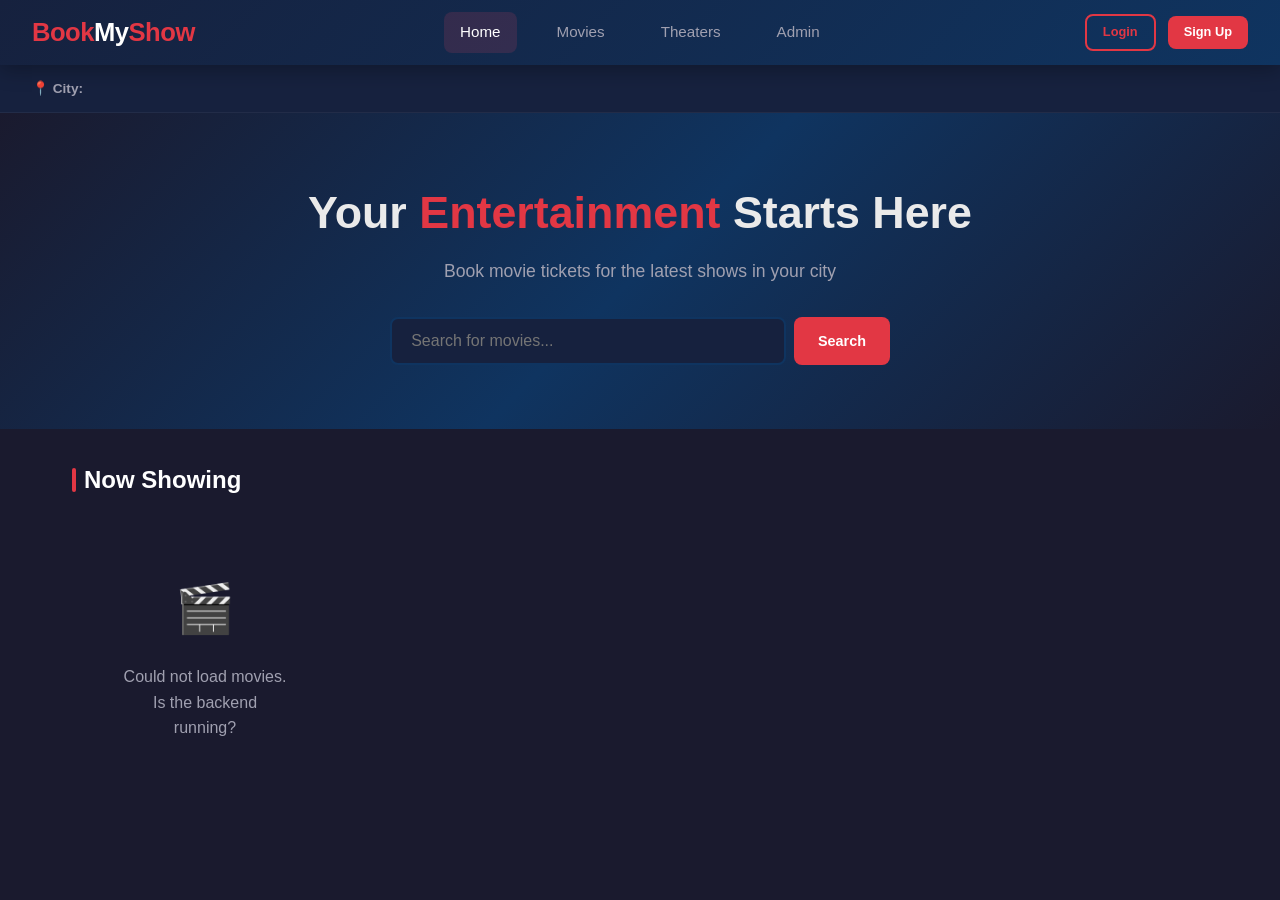
<file: BookMyShow/src/main/resources/static/index.html>
<!doctype html>
<html lang="en">
  <head>
    <meta charset="UTF-8" />
    <meta name="viewport" content="width=device-width, initial-scale=1.0" />
    <title>BookMyShow</title>
    <link rel="stylesheet" href="css/style.css" />
    <link rel="icon" type="image/png" href="./favicon.png">
  </head>
  <body>
    <!-- NAVBAR -->
    <nav class="navbar">
      <a href="index.html" class="logo">Book<span>My</span>Show</a>
      <div class="nav-links">
        <a href="index.html" class="active">Home</a>
        <a href="pages/movies.html">Movies</a>
        <a href="pages/theaters.html">Theaters</a>
<!--        <a href="pages/bookings.html">My Bookings</a>-->
        <a href="pages/admin.html">Admin</a>
      </div>
      <div class="nav-user" id="nav-user"></div>
    </nav>

    <!-- CITY BAR -->
    <div class="city-bar" id="city-bar">
      <span
        style="color: var(--text-muted); font-size: 0.85rem; font-weight: 600"
        >📍 City:</span
      >
    </div>

    <!-- HERO -->
    <section class="hero">
      <h1>Your <span>Entertainment</span> Starts Here</h1>
      <p>Book movie tickets for the latest shows in your city</p>
      <div class="search-bar">
        <input
          type="text"
          id="search-input"
          placeholder="Search for movies..."
          oninput="searchMovies()"
        />
        <button class="btn btn-primary" onclick="searchMovies()">Search</button>
      </div>
    </section>

    <!-- MOVIES SECTION -->
    <div class="container">
      <h2 class="section-title">Now Showing</h2>
      <div class="grid grid-4" id="movies-grid"></div>
    </div>

    <script src="js/api.js"></script>
    <script src="js/utils.js"></script>
    <script>
      let allMovies = [];

      async function loadCities() {
        try {
          const cities = await CityAPI.getAll();
          const bar = document.getElementById("city-bar");
          cities.forEach((city, i) => {
            const chip = document.createElement("button");
            chip.className = "city-chip" + (i === 0 ? " active" : "");
            chip.textContent = city.name;
            chip.onclick = () => {
              document
                .querySelectorAll(".city-chip")
                .forEach((c) => c.classList.remove("active"));
              chip.classList.add("active");
              showToast(`City: ${city.name}`, "info");
            };
            bar.appendChild(chip);
          });
        } catch (e) {
          console.log("No cities loaded yet");
        }
      }

      async function loadMovies() {
        showLoading("movies-grid");
        try {
          allMovies = await MovieAPI.getAll();
          renderMovies(allMovies);
        } catch (e) {
          showEmpty(
            "movies-grid",
            "Could not load movies. Is the backend running?",
          );
        }
      }

      function renderMovies(movies) {
        const grid = document.getElementById("movies-grid");
        if (movies.length === 0) {
          showEmpty("movies-grid", "No movies found");
          return;
        }
        grid.innerHTML = movies
          .map(
            (m) => `
                <a href="pages/movie-detail.html?id=${m.id}" class="card">
                    <div class="card-img" style="display:flex;align-items:center;justify-content:center;font-size:4rem;background:linear-gradient(135deg, #1a1a2e, #16213e);">
                        <img src="${m.posterUrl || "assets/default-movie.png"}" alt="${m.title}" style="max-width:100%; max-height:100%; border-radius:4px;" />
                    </div>
                    <div class="card-body">
                        <h3>${m.title}</h3>
                        <p>${m.description || ""}</p>
                        <div style="margin-top:0.5rem; display:flex; gap:0.4rem; flex-wrap:wrap;">
                            ${m.genre ? `<span class="badge badge-genre">${m.genre}</span>` : ""}
                            ${m.language ? `<span class="badge badge-lang">${m.language}</span>` : ""}
                            ${m.rating ? `<span class="badge badge-rating">⭐ ${m.rating}</span>` : ""}
                        </div>
                    </div>
                    <div class="card-footer">
                        <span style="font-size:0.8rem;color:var(--text-muted);">${m.durationMinutes ? m.durationMinutes + " min" : ""}</span>
                        <span class="btn btn-sm btn-primary">Book Now</span>
                    </div>
                </a>
            `,
          )
          .join("");
      }

      function searchMovies() {
        const q = document
          .getElementById("search-input")
          .value.toLowerCase()
          .trim();
        if (!q) {
          renderMovies(allMovies);
          return;
        }
        const filtered = allMovies.filter(
          (m) =>
            m.title.toLowerCase().includes(q) ||
            (m.genre && m.genre.toLowerCase().includes(q)) ||
            (m.language && m.language.toLowerCase().includes(q)),
        );
        renderMovies(filtered);
      }

      loadCities();
      loadMovies();
    </script>
  </body>
</html>
</file>
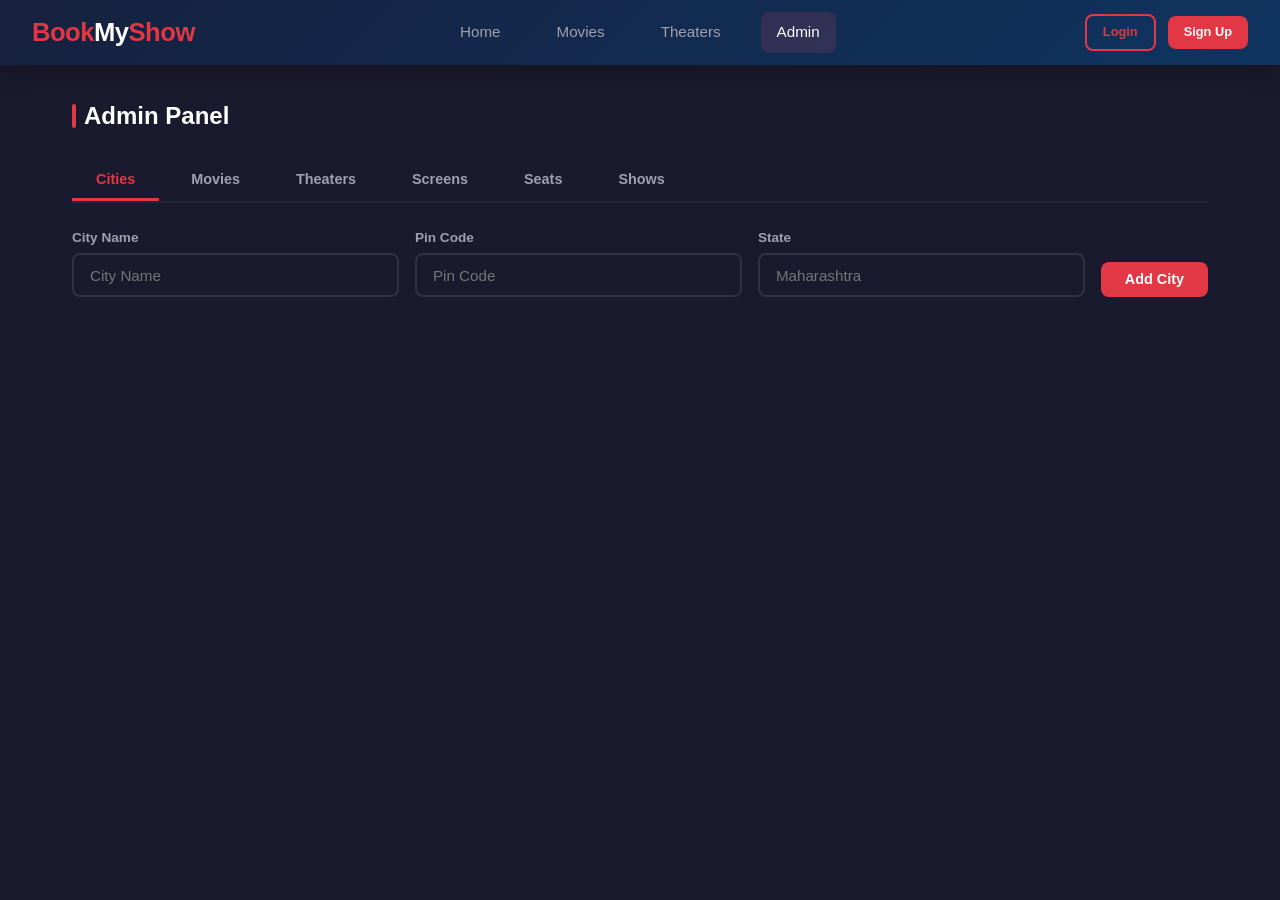
<file: BookMyShow/src/main/resources/static/pages/admin.html>
<!DOCTYPE html>
<html lang="en">
<head>
    <meta charset="UTF-8">
    <meta name="viewport" content="width=device-width, initial-scale=1.0">
    <title>Admin - BookMyShow</title>
    <link rel="stylesheet" href="../css/style.css">
    <link rel="icon" type="image/png" href="../favicon.png">
</head>
<body>

    <nav class="navbar">
        <a href="../index.html" class="logo">Book<span>My</span>Show</a>
        <div class="nav-links">
            <a href="../index.html">Home</a>
            <a href="movies.html">Movies</a>
            <a href="theaters.html">Theaters</a>
<!--            <a href="bookings.html">My Bookings</a>-->
            <a href="admin.html" class="active">Admin</a>
        </div>
        <div class="nav-user" id="nav-user"></div>
    </nav>

    <div class="container">
        <h2 class="section-title">Admin Panel</h2>

        <!-- TABS -->
        <div class="tabs">
            <button class="tab active" onclick="switchTab('cities', this)">Cities</button>
            <button class="tab" onclick="switchTab('movies', this)">Movies</button>
            <button class="tab" onclick="switchTab('theaters', this)">Theaters</button>
            <button class="tab" onclick="switchTab('screens', this)">Screens</button>
            <button class="tab" onclick="switchTab('seats', this)">Seats</button>
            <button class="tab" onclick="switchTab('shows', this)">Shows</button>
        </div>

        <!-- ===== CITIES TAB ===== -->
        <div id="tab-cities" class="tab-content">
            <div style="display:flex; gap:1rem; margin-bottom:1.5rem; flex-wrap:wrap; align-items:flex-end;">
                <div class="form-group" style="flex:1;min-width:150px;margin:0;">
                    <label>City Name</label>
                    <input type="text" id="city-name" placeholder="City Name">
                </div>
                <div class="form-group" style="flex:1;min-width:150px;margin:0;">
                    <label>Pin Code</label>
                    <input type="text" id="pin-code" placeholder="Pin Code">
                </div>
                <div class="form-group" style="flex:1;min-width:150px;margin:0;">
                    <label>State</label>
                    <input type="text" id="city-state" placeholder="Maharashtra">
                </div>
                <button class="btn btn-primary" onclick="addCity()">Add City</button>
            </div>
            <div id="cities-table"></div>
        </div>

        <!-- ===== MOVIES TAB ===== -->
        <div id="tab-movies" class="tab-content" style="display:none;">
            <div style="display:flex; gap:1rem; margin-bottom:1.5rem; flex-wrap:wrap; align-items:flex-end;">
                <div class="form-group" style="flex:1;min-width:150px;margin:0;">
                    <label>Title</label>
                    <input type="text" id="movie-title" placeholder="Movie title">
                </div>
                <div class="form-group" style="flex:1;min-width:150px;margin:0;">
                    <label>Genre</label>
                    <input type="text" id="movie-genre" placeholder="Action">
                </div>
                <div class="form-group" style="flex:1;min-width:100px;margin:0;">
                    <label>Language</label>
                    <input type="text" id="movie-language" placeholder="Hindi">
                </div>
                <div class="form-group" style="flex:1;min-width:80px;margin:0;">
                    <label>Duration (min)</label>
                    <input type="number" id="movie-duration" placeholder="150">
                </div>
                <div class="form-group" style="flex:1;min-width:80px;margin:0;">
                    <label>Rating</label>
                    <input type="number" step="0.1" id="movie-rating" placeholder="8.5">
                </div>
                <div class="form-group" style="flex:1;min-width:120px;margin:0;">
                    <label>Release Date</label>
                    <input type="date" id="movie-release">
                </div>
            </div>
            <div class="form-group" style="margin-bottom:1rem;">
                <label>Poster URL</label>
                <input type="text" id="movie-poster-url" placeholder="URL">
            </div>
            <div class="form-group" style="margin-bottom:1rem;">
                <label>Description</label>
                <input type="text" id="movie-desc" placeholder="Short description">
            </div>
            <button class="btn btn-primary" onclick="addMovie()" style="margin-bottom:1.5rem;">Add Movie</button>
            <div id="movies-table"></div>
        </div>

        <!-- ===== THEATERS TAB ===== -->
        <div id="tab-theaters" class="tab-content" style="display:none;">
            <div style="display:flex; gap:1rem; margin-bottom:1.5rem; flex-wrap:wrap; align-items:flex-end;">
                <div class="form-group" style="flex:1;min-width:150px;margin:0;">
                    <label>Theater Name</label>
                    <input type="text" id="theater-name" placeholder="PVR Cinemas">
                </div>
                <div class="form-group" style="flex:1;min-width:150px;margin:0;">
                    <label>Address</label>
                    <input type="text" id="theater-address" placeholder="Mall Road">
                </div>
                <div class="form-group" style="flex:1;min-width:120px;margin:0;">
                    <label>City</label>
                    <select id="theater-city"></select>
                </div>
                <button class="btn btn-primary" onclick="addTheater()">Add Theater</button>
            </div>
            <div id="theaters-table"></div>
        </div>

        <!-- ===== SCREENS TAB ===== -->
        <div id="tab-screens" class="tab-content" style="display:none;">
            <div style="display:flex; gap:1rem; margin-bottom:1.5rem; flex-wrap:wrap; align-items:flex-end;">
                <div class="form-group" style="flex:1;min-width:150px;margin:0;">
                    <label>Screen Name</label>
                    <input type="text" id="screen-name" placeholder="Screen 1">
                </div>
                <div class="form-group" style="flex:1;min-width:100px;margin:0;">
                    <label>Total Seats</label>
                    <input type="number" id="screen-seats" placeholder="100">
                </div>
                <div class="form-group" style="flex:1;min-width:150px;margin:0;">
                    <label>Theater</label>
                    <select id="screen-theater"></select>
                </div>
                <button class="btn btn-primary" onclick="addScreen()">Add Screen</button>
            </div>
            <div id="screens-table"></div>
        </div>

        <!-- ===== SEATS TAB ===== -->
        <div id="tab-seats" class="tab-content" style="display:none;">
            <div style="display:flex; gap:1rem; margin-bottom:1rem; flex-wrap:wrap; align-items:flex-end;">
                <div class="form-group" style="flex:1;min-width:120px;margin:0;">
                    <label>Screen</label>
                    <select id="seat-screen" onchange="loadSeatsForScreen()"></select>
                </div>
                <div class="form-group" style="flex:1;min-width:80px;margin:0;">
                    <label>Row (e.g. A)</label>
                    <input type="text" id="seat-row" placeholder="A" maxlength="2">
                </div>
                <div class="form-group" style="flex:1;min-width:60px;margin:0;">
                    <label>From Col</label>
                    <input type="number" id="seat-col-from" placeholder="1" min="1">
                </div>
                <div class="form-group" style="flex:1;min-width:60px;margin:0;">
                    <label>To Col</label>
                    <input type="number" id="seat-col-to" placeholder="10" min="1">
                </div>
                <div class="form-group" style="flex:1;min-width:100px;margin:0;">
                    <label>Type</label>
                    <select id="seat-type">
                        <option value="REGULAR">REGULAR</option>
                        <option value="PREMIUM">PREMIUM</option>
                        <option value="VIP">VIP</option>
                    </select>
                </div>
                <button class="btn btn-primary" onclick="addSeats()">Add Seats</button>
            </div>
            <p style="color:var(--text-muted);font-size:0.8rem;margin-bottom:1rem;">💡 This will create seats from col "From" to col "To" for the given row (e.g. A1, A2...A10)</p>
            <div id="seats-table"></div>
        </div>

        <!-- ===== SHOWS TAB ===== -->
        <div id="tab-shows" class="tab-content" style="display:none;">
            <div style="display:flex; gap:1rem; margin-bottom:1.5rem; flex-wrap:wrap; align-items:flex-end;">
                <div class="form-group" style="flex:1;min-width:150px;margin:0;">
                    <label>Movie</label>
                    <select id="show-movie"></select>
                </div>
                <div class="form-group" style="flex:1;min-width:150px;margin:0;">
                    <label>Screen</label>
                    <select id="show-screen"></select>
                </div>
                <div class="form-group" style="flex:1;min-width:120px;margin:0;">
                    <label>Date</label>
                    <input type="date" id="show-date">
                </div>
                <div class="form-group" style="flex:1;min-width:100px;margin:0;">
                    <label>Start Time</label>
                    <input type="time" id="show-start">
                </div>
                <div class="form-group" style="flex:1;min-width:100px;margin:0;">
                    <label>End Time</label>
                    <input type="time" id="show-end">
                </div>
                <div class="form-group" style="flex:1;min-width:80px;margin:0;">
                    <label>Ticket Price (₹)</label>
                    <input type="number" id="show-price" placeholder="250">
                </div>
                <button class="btn btn-primary" onclick="addShow()">Add Show</button>
            </div>
            <div id="shows-table"></div>
        </div>
    </div>

    <script src="../js/api.js"></script>
    <script src="../js/utils.js"></script>
    <script>
        // ===== TAB SWITCHING =====
        function switchTab(tab, el) {
            document.querySelectorAll('.tab-content').forEach(t => t.style.display = 'none');
            document.querySelectorAll('.tab').forEach(t => t.classList.remove('active'));
            document.getElementById('tab-' + tab).style.display = 'block';
            el.classList.add('active');
        }

        // ===== CITIES =====
        async function loadCities() {
            try {
                const cities = await CityAPI.getAll();
                // table
                let html = '<table class="data-table"><thead><tr><th>ID</th><th>Name</th><th>Pin Code</th><th>State</th></tr></thead><tbody>';
                cities.forEach(c => html += `<tr><td>${c.id}</td><td>${c.name}</td><td>${c.pinCode}</td><td>${c.state || ''}</td></tr>`);
                html += '</tbody></table>';
                document.getElementById('cities-table').innerHTML = cities.length ? html : '<div class="empty-state"><p>No cities added yet</p></div>';

                // dropdowns
                const theaterCity = document.getElementById('theater-city');
                if (theaterCity) {
                    theaterCity.innerHTML = '<option value="">Select City</option>' + cities.map(c => `<option value="${c.id}">${c.name}</option>`).join('');
                }
            } catch (e) { console.log('Error loading cities'); }
        }

        async function addCity() {
            const name = document.getElementById('city-name').value.trim();
            const pinCode = document.getElementById('pin-code').value.trim();
            const state = document.getElementById('city-state').value.trim();
            if (!name) { showToast('Please enter city name', 'error'); return; }
            try {
                await CityAPI.add({ name, pinCode, state });
                showToast('City added!', 'success');
                document.getElementById('city-name').value = '';
                document.getElementById('pin-code').value = '';
                document.getElementById('city-state').value = '';
                loadCities();
            } catch (e) { showToast(e.message, 'error'); }
        }

        // ===== MOVIES =====
        async function loadMovies() {
            try {
                const movies = await MovieAPI.getAll();
                let html = '<table class="data-table"><thead><tr><th>ID</th><th>Title</th><th>Genre</th><th>Language</th><th>Duration</th><th>Rating</th><th>Actions</th></tr></thead><tbody>';
                movies.forEach(m => html += `<tr>
                    <td>${m.id}</td><td>${m.title}</td><td>${m.genre || ''}</td>
                    <td>${m.language || ''}</td><td>${m.durationMinutes || ''} min</td>
                    <td>${m.rating || ''}</td>
                    <td><button class="btn btn-sm btn-danger" onclick="deleteMovie(${m.id})">Delete</button></td>
                </tr>`);
                html += '</tbody></table>';
                document.getElementById('movies-table').innerHTML = movies.length ? html : '<div class="empty-state"><p>No movies added yet</p></div>';

                // dropdown for shows
                const showMovie = document.getElementById('show-movie');
                if (showMovie) {
                    showMovie.innerHTML = '<option value="">--Select Movie--</option>' + movies.map(m => `<option value="${m.id}">${m.title}</option>`).join('');
                }
            } catch (e) { console.log('Error loading movies'); }
        }

        async function addMovie() {
            const data = {
                title: document.getElementById('movie-title').value.trim(),
                genre: document.getElementById('movie-genre').value.trim(),
                language: document.getElementById('movie-language').value.trim(),
                durationInMinutes: parseInt(document.getElementById('movie-duration').value) || null,
                rating: parseFloat(document.getElementById('movie-rating').value) || null,
                releasedDate: document.getElementById('movie-release').value || null,
                posterUrl: document.getElementById('movie-poster-url').value || null,
                description: document.getElementById('movie-desc').value.trim()
            };
            if (!data.title) { showToast('Please enter movie title', 'error'); return; }
            try {
                await MovieAPI.add(data);
                showToast('Movie added!', 'success');
                ['movie-title','movie-genre','movie-language','movie-duration','movie-rating','movie-release','movie-poster-url','movie-desc']
                    .forEach(id => document.getElementById(id).value = '');
                loadMovies();
            } catch (e) { showToast(e.message, 'error'); }
        }

        async function deleteMovie(id) {
            if (!confirm('Delete this movie?')) return;
            try {
                await MovieAPI.deleteMovie(id);
                showToast('Movie deleted...!', 'success');
                loadMovies();
            } catch (e) { showToast(e.message, 'error'); }
        }

        // ===== THEATERS =====
        async function loadTheaters() {
            try {
                const theaters = await TheaterAPI.getAll();
                let html = '<table class="data-table"><thead><tr><th>ID</th><th>Name</th><th>Address</th><th>City</th></tr></thead><tbody>';
                theaters.forEach(t => html += `<tr><td>${t.id}</td><td>${t.name}</td><td>${t.address || ''}</td><td>${t.city?.name || ''}</td></tr>`);
                html += '</tbody></table>';
                document.getElementById('theaters-table').innerHTML = theaters.length ? html : '<div class="empty-state"><p>No theaters added yet</p></div>';

                // dropdown for screens
                const screenTheater = document.getElementById('screen-theater');
                if (screenTheater) {
                    screenTheater.innerHTML = '<option value="">Select Theater</option>' + theaters.map(t => `<option value="${t.id}">${t.name} (${t.city?.name || ''})</option>`).join('');
                }
            } catch (e) { console.log('Error loading theaters'); }
        }

        async function addTheater() {
            const data = {
                name: document.getElementById('theater-name').value.trim(),
                address: document.getElementById('theater-address').value.trim(),
                cityId: parseInt(document.getElementById('theater-city').value)
            };
            if (!data.name || !data.cityId) { showToast('Fill theater name and city', 'error'); return; }
            try {
                await TheaterAPI.add(data);
                showToast('Theater added!', 'success');
                document.getElementById('theater-name').value = '';
                document.getElementById('theater-address').value = '';
                loadTheaters();
            } catch (e) { showToast(e.message, 'error'); }
        }

        // ===== SCREENS =====
        async function loadScreens() {
            try {
                const screens = await ScreenAPI.getAll();
                let html = '<table class="data-table"><thead><tr><th>ID</th><th>Name</th><th>Seats</th><th>Theater</th></tr></thead><tbody>';
                screens.forEach(s => html += `<tr><td>${s.id}</td><td>${s.name}</td><td>${s.totalSeats || ''}</td><td>${s.theater?.name || ''}</td></tr>`);
                html += '</tbody></table>';
                document.getElementById('screens-table').innerHTML = screens.length ? html : '<div class="empty-state"><p>No screens added yet</p></div>';

                // dropdowns
                const opts = '<option value="">Select Screen</option>' + screens.map(s => `<option value="${s.id}">${s.name} — ${s.theater?.name || ''}</option>`).join('');
                ['seat-screen', 'show-screen'].forEach(id => {
                    const el = document.getElementById(id);
                    if (el) el.innerHTML = opts;
                });
            } catch (e) { console.log('Error loading screens'); }
        }

        async function addScreen() {
            const data = {
                name: document.getElementById('screen-name').value.trim(),
                totalSeats: parseInt(document.getElementById('screen-seats').value) || null,
                theaterId: parseInt(document.getElementById('screen-theater').value)
            };
            if (!data.name || !data.theaterId) { showToast('Fill screen name and theater', 'error'); return; }
            try {
                await ScreenAPI.add(data);
                showToast('Screen added!', 'success');
                document.getElementById('screen-name').value = '';
                document.getElementById('screen-seats').value = '';
                loadScreens();
            } catch (e) { showToast(e.message, 'error'); }
        }

        // ===== SEATS =====
        async function loadSeatsForScreen() {
            const screenId = document.getElementById('seat-screen').value;
            if (!screenId) { document.getElementById('seats-table').innerHTML = ''; return; }
            try {
                const seats = await SeatAPI.getByScreen(screenId);
                let html = '<table class="data-table"><thead><tr><th>ID</th><th>Seat #</th><th>Row</th><th>Col</th><th>Type</th></tr></thead><tbody>';
                seats.forEach(s => html += `<tr><td>${s.id}</td><td>${s.seatNumber}</td><td>${s.row || ''}</td><td>${s.col || ''}</td><td>${s.seatType || ''}</td></tr>`);
                html += '</tbody></table>';
                document.getElementById('seats-table').innerHTML = seats.length ? html : '<div class="empty-state"><p>No seats for this screen</p></div>';
            } catch (e) { document.getElementById('seats-table').innerHTML = ''; }
        }

        async function addSeats() {
            const screenId = parseInt(document.getElementById('seat-screen').value);
            const row = document.getElementById('seat-row').value.trim().toUpperCase();
            const from = parseInt(document.getElementById('seat-col-from').value);
            const to = parseInt(document.getElementById('seat-col-to').value);
            const seatType = document.getElementById('seat-type').value;
            console.log(seatType);

            if (!screenId || !row || !from || !to) { showToast('Fill all seat fields', 'error'); return; }
            if (from > to) { showToast('From col must be <= To col', 'error'); return; }

            try {
                for (let col = from; col <= to; col++) {
                    await SeatAPI.add({
                        seatNumber: row + col,
                        row: row,
                        col: col,
                        seatType: seatType,
                        screenId: screenId
                    });
                }
                showToast(`Added seats ${row}${from} to ${row}${to}!`, 'success');
                loadSeatsForScreen();
            } catch (e) { showToast(e.message, 'error'); }
        }

        // ===== SHOWS =====
        async function loadShows() {
            try {
                const shows = await ShowAPI.getAll();
                let html = '<table class="data-table"><thead><tr><th>ID</th><th>Movie</th><th>Screen</th><th>Date</th><th>Time</th><th>Price</th></tr></thead><tbody>';
                shows.forEach(s => html += `<tr><td>${s.id}</td><td>${s.movie?.title || ''}</td><td>${s.screen?.name || ''} (${s.screen?.theater?.name || ''})</td><td>${s.showDate}</td><td>${s.startTime}-${s.endTime || ''}</td><td>₹${s.ticketPrice || 0}</td></tr>`);
                html += '</tbody></table>';
                document.getElementById('shows-table').innerHTML = shows.length ? html : '<div class="empty-state"><p>No shows added yet</p></div>';
            } catch (e) { console.log('Error loading shows'); }
        }

        async function addShow() {
            const data = {
                movieId: parseInt(document.getElementById('show-movie').value),
                screenId: parseInt(document.getElementById('show-screen').value),
                showDate: document.getElementById('show-date').value,
                startTime: document.getElementById('show-start').value,
                endTime: document.getElementById('show-end').value || null,
                ticketPrice: parseFloat(document.getElementById('show-price').value) || 0
            };
            if (!data.movieId || !data.screenId || !data.showDate || !data.startTime) {
                showToast('Fill movie, screen, date and start time', 'error'); return;
            }
            try {
                await ShowAPI.add(data);
                showToast('Show added!', 'success');
                ['show-date','show-start','show-end','show-price'].forEach(id => document.getElementById(id).value = '');
                loadShows();
            } catch (e) { showToast(e.message, 'error'); }
        }

        // ===== INIT =====
        async function init() {
            await Promise.all([loadCities(), loadMovies(), loadTheaters(), loadScreens(), loadShows()]);
        }
        init();
    </script>
</body>
</html>
</file>
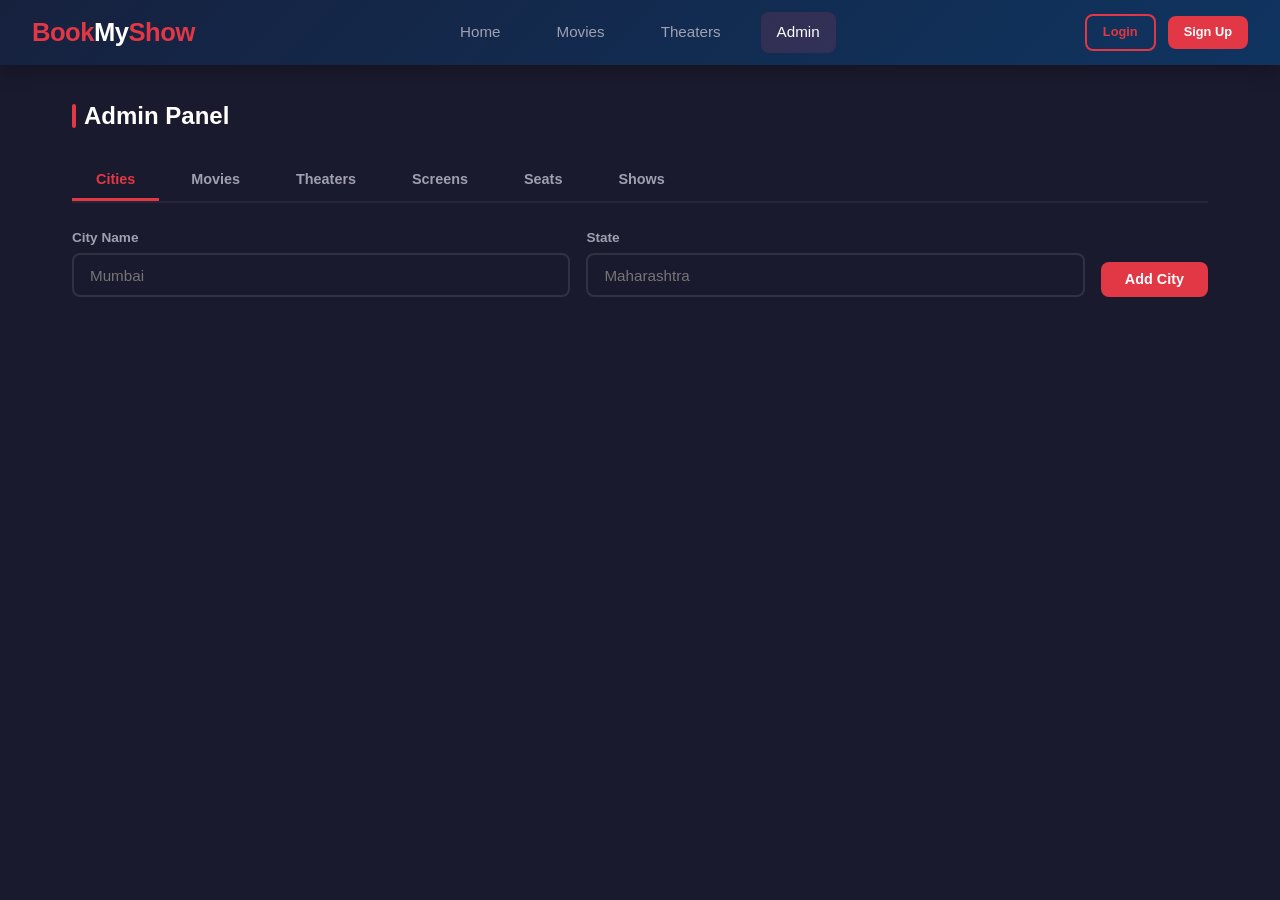
<file: BookMyShow/src/main/resources/static/pages/bookings.html>
<!DOCTYPE html>
<html lang="en">
<head>
    <meta charset="UTF-8">
    <meta name="viewport" content="width=device-width, initial-scale=1.0">
    <title>Admin - BookMyShow</title>
    <link rel="stylesheet" href="../css/style.css">
    <link rel="icon" type="image/png" href="../favicon.png">
</head>
<body>

    <nav class="navbar">
        <a href="../index.html" class="logo">Book<span>My</span>Show</a>
        <div class="nav-links">
            <a href="../index.html">Home</a>
            <a href="movies.html">Movies</a>
            <a href="theaters.html">Theaters</a>
<!--            <a href="bookings.html">My Bookings</a>-->
            <a href="admin.html" class="active">Admin</a>
        </div>
        <div class="nav-user" id="nav-user"></div>
    </nav>

    <div class="container">
        <h2 class="section-title">Admin Panel</h2>

        <!-- TABS -->
        <div class="tabs">
            <button class="tab active" onclick="switchTab('cities', this)">Cities</button>
            <button class="tab" onclick="switchTab('movies', this)">Movies</button>
            <button class="tab" onclick="switchTab('theaters', this)">Theaters</button>
            <button class="tab" onclick="switchTab('screens', this)">Screens</button>
            <button class="tab" onclick="switchTab('seats', this)">Seats</button>
            <button class="tab" onclick="switchTab('shows', this)">Shows</button>
        </div>

        <!-- ===== CITIES TAB ===== -->
        <div id="tab-cities" class="tab-content">
            <div style="display:flex; gap:1rem; margin-bottom:1.5rem; flex-wrap:wrap; align-items:flex-end;">
                <div class="form-group" style="flex:1;min-width:150px;margin:0;">
                    <label>City Name</label>
                    <input type="text" id="city-name" placeholder="Mumbai">
                </div>
                <div class="form-group" style="flex:1;min-width:150px;margin:0;">
                    <label>State</label>
                    <input type="text" id="city-state" placeholder="Maharashtra">
                </div>
                <button class="btn btn-primary" onclick="addCity()">Add City</button>
            </div>
            <div id="cities-table"></div>
        </div>

        <!-- ===== MOVIES TAB ===== -->
        <div id="tab-movies" class="tab-content" style="display:none;">
            <div style="display:flex; gap:1rem; margin-bottom:1.5rem; flex-wrap:wrap; align-items:flex-end;">
                <div class="form-group" style="flex:1;min-width:150px;margin:0;">
                    <label>Title</label>
                    <input type="text" id="movie-title" placeholder="Movie title">
                </div>
                <div class="form-group" style="flex:1;min-width:150px;margin:0;">
                    <label>Genre</label>
                    <input type="text" id="movie-genre" placeholder="Action">
                </div>
                <div class="form-group" style="flex:1;min-width:100px;margin:0;">
                    <label>Language</label>
                    <input type="text" id="movie-language" placeholder="Hindi">
                </div>
                <div class="form-group" style="flex:1;min-width:80px;margin:0;">
                    <label>Duration (min)</label>
                    <input type="number" id="movie-duration" placeholder="150">
                </div>
                <div class="form-group" style="flex:1;min-width:80px;margin:0;">
                    <label>Rating</label>
                    <input type="number" step="0.1" id="movie-rating" placeholder="8.5">
                </div>
                <div class="form-group" style="flex:1;min-width:120px;margin:0;">
                    <label>Release Date</label>
                    <input type="date" id="movie-release">
                </div>
            </div>
            <div class="form-group" style="margin-bottom:1rem;">
                <label>Description</label>
                <input type="text" id="movie-desc" placeholder="Short description">
            </div>
            <button class="btn btn-primary" onclick="addMovie()" style="margin-bottom:1.5rem;">Add Movie</button>
            <div id="movies-table"></div>
        </div>

        <!-- ===== THEATERS TAB ===== -->
        <div id="tab-theaters" class="tab-content" style="display:none;">
            <div style="display:flex; gap:1rem; margin-bottom:1.5rem; flex-wrap:wrap; align-items:flex-end;">
                <div class="form-group" style="flex:1;min-width:150px;margin:0;">
                    <label>Theater Name</label>
                    <input type="text" id="theater-name" placeholder="PVR Cinemas">
                </div>
                <div class="form-group" style="flex:1;min-width:150px;margin:0;">
                    <label>Address</label>
                    <input type="text" id="theater-address" placeholder="Mall Road">
                </div>
                <div class="form-group" style="flex:1;min-width:120px;margin:0;">
                    <label>City</label>
                    <select id="theater-city"></select>
                </div>
                <button class="btn btn-primary" onclick="addTheater()">Add Theater</button>
            </div>
            <div id="theaters-table"></div>
        </div>

        <!-- ===== SCREENS TAB ===== -->
        <div id="tab-screens" class="tab-content" style="display:none;">
            <div style="display:flex; gap:1rem; margin-bottom:1.5rem; flex-wrap:wrap; align-items:flex-end;">
                <div class="form-group" style="flex:1;min-width:150px;margin:0;">
                    <label>Screen Name</label>
                    <input type="text" id="screen-name" placeholder="Screen 1">
                </div>
                <div class="form-group" style="flex:1;min-width:100px;margin:0;">
                    <label>Total Seats</label>
                    <input type="number" id="screen-seats" placeholder="100">
                </div>
                <div class="form-group" style="flex:1;min-width:150px;margin:0;">
                    <label>Theater</label>
                    <select id="screen-theater"></select>
                </div>
                <button class="btn btn-primary" onclick="addScreen()">Add Screen</button>
            </div>
            <div id="screens-table"></div>
        </div>

        <!-- ===== SEATS TAB ===== -->
        <div id="tab-seats" class="tab-content" style="display:none;">
            <div style="display:flex; gap:1rem; margin-bottom:1rem; flex-wrap:wrap; align-items:flex-end;">
                <div class="form-group" style="flex:1;min-width:120px;margin:0;">
                    <label>Screen</label>
                    <select id="seat-screen" onchange="loadSeatsForScreen()"></select>
                </div>
                <div class="form-group" style="flex:1;min-width:80px;margin:0;">
                    <label>Row (e.g. A)</label>
                    <input type="text" id="seat-row" placeholder="A" maxlength="2">
                </div>
                <div class="form-group" style="flex:1;min-width:60px;margin:0;">
                    <label>From Col</label>
                    <input type="number" id="seat-col-from" placeholder="1" min="1">
                </div>
                <div class="form-group" style="flex:1;min-width:60px;margin:0;">
                    <label>To Col</label>
                    <input type="number" id="seat-col-to" placeholder="10" min="1">
                </div>
                <div class="form-group" style="flex:1;min-width:100px;margin:0;">
                    <label>Type</label>
                    <select id="seat-type">
                        <option value="REGULAR">REGULAR</option>
                        <option value="PREMIUM">PREMIUM</option>
                        <option value="VIP">VIP</option>
                    </select>
                </div>
                <button class="btn btn-primary" onclick="addSeats()">Add Seats</button>
            </div>
            <p style="color:var(--text-muted);font-size:0.8rem;margin-bottom:1rem;">💡 This will create seats from col "From" to col "To" for the given row (e.g. A1, A2...A10)</p>
            <div id="seats-table"></div>
        </div>

        <!-- ===== SHOWS TAB ===== -->
        <div id="tab-shows" class="tab-content" style="display:none;">
            <div style="display:flex; gap:1rem; margin-bottom:1.5rem; flex-wrap:wrap; align-items:flex-end;">
                <div class="form-group" style="flex:1;min-width:150px;margin:0;">
                    <label>Movie</label>
                    <select id="show-movie"></select>
                </div>
                <div class="form-group" style="flex:1;min-width:150px;margin:0;">
                    <label>Screen</label>
                    <select id="show-screen"></select>
                </div>
                <div class="form-group" style="flex:1;min-width:120px;margin:0;">
                    <label>Date</label>
                    <input type="date" id="show-date">
                </div>
                <div class="form-group" style="flex:1;min-width:100px;margin:0;">
                    <label>Start Time</label>
                    <input type="time" id="show-start">
                </div>
                <div class="form-group" style="flex:1;min-width:100px;margin:0;">
                    <label>End Time</label>
                    <input type="time" id="show-end">
                </div>
                <div class="form-group" style="flex:1;min-width:80px;margin:0;">
                    <label>Ticket Price (₹)</label>
                    <input type="number" id="show-price" placeholder="250">
                </div>
                <button class="btn btn-primary" onclick="addShow()">Add Show</button>
            </div>
            <div id="shows-table"></div>
        </div>
    </div>

    <script src="../js/api.js"></script>
    <script src="../js/utils.js"></script>
    <script>
        // ===== TAB SWITCHING =====
        function switchTab(tab, el) {
            document.querySelectorAll('.tab-content').forEach(t => t.style.display = 'none');
            document.querySelectorAll('.tab').forEach(t => t.classList.remove('active'));
            document.getElementById('tab-' + tab).style.display = 'block';
            el.classList.add('active');
        }

        // ===== CITIES =====
        async function loadCities() {
            try {
                const cities = await CityAPI.getAll();
                // table
                let html = '<table class="data-table"><thead><tr><th>ID</th><th>Name</th><th>State</th></tr></thead><tbody>';
                cities.forEach(c => html += `<tr><td>${c.id}</td><td>${c.name}</td><td>${c.state || ''}</td></tr>`);
                html += '</tbody></table>';
                document.getElementById('cities-table').innerHTML = cities.length ? html : '<div class="empty-state"><p>No cities added yet</p></div>';

                // dropdowns
                const theaterCity = document.getElementById('theater-city');
                if (theaterCity) {
                    theaterCity.innerHTML = '<option value="">Select City</option>' + cities.map(c => `<option value="${c.id}">${c.name}</option>`).join('');
                }
            } catch (e) { console.log('Error loading cities'); }
        }

        async function addCity() {
            const name = document.getElementById('city-name').value.trim();
            const state = document.getElementById('city-state').value.trim();
            if (!name) { showToast('Please enter city name', 'error'); return; }
            try {
                await CityAPI.add({ name, state });
                showToast('City added!', 'success');
                document.getElementById('city-name').value = '';
                document.getElementById('city-state').value = '';
                loadCities();
            } catch (e) { showToast(e.message, 'error'); }
        }

        // ===== MOVIES =====
        async function loadMovies() {
            try {
                const movies = await MovieAPI.getAll();
                let html = '<table class="data-table"><thead><tr><th>ID</th><th>Title</th><th>Genre</th><th>Language</th><th>Duration</th><th>Rating</th><th>Actions</th></tr></thead><tbody>';
                movies.forEach(m => html += `<tr>
                    <td>${m.id}</td><td>${m.title}</td><td>${m.genre || ''}</td>
                    <td>${m.language || ''}</td><td>${m.durationMinutes || ''} min</td>
                    <td>${m.rating || ''}</td>
                    <td><button class="btn btn-sm btn-danger" onclick="deleteMovie(${m.id})">Delete</button></td>
                </tr>`);
                html += '</tbody></table>';
                document.getElementById('movies-table').innerHTML = movies.length ? html : '<div class="empty-state"><p>No movies added yet</p></div>';

                // dropdown for shows
                const showMovie = document.getElementById('show-movie');
                if (showMovie) {
                    showMovie.innerHTML = '<option value="">Select Movie</option>' + movies.map(m => `<option value="${m.id}">${m.title}</option>`).join('');
                }
            } catch (e) { console.log('Error loading movies'); }
        }

        async function addMovie() {
            const data = {
                title: document.getElementById('movie-title').value.trim(),
                genre: document.getElementById('movie-genre').value.trim(),
                language: document.getElementById('movie-language').value.trim(),
                durationMinutes: parseInt(document.getElementById('movie-duration').value) || null,
                rating: parseFloat(document.getElementById('movie-rating').value) || null,
                releaseDate: document.getElementById('movie-release').value || null,
                description: document.getElementById('movie-desc').value.trim()
            };
            if (!data.title) { showToast('Please enter movie title', 'error'); return; }
            try {
                await MovieAPI.add(data);
                showToast('Movie added!', 'success');
                ['movie-title','movie-genre','movie-language','movie-duration','movie-rating','movie-release','movie-desc']
                    .forEach(id => document.getElementById(id).value = '');
                loadMovies();
            } catch (e) { showToast(e.message, 'error'); }
        }

        async function deleteMovie(id) {
            if (!confirm('Delete this movie?')) return;
            try {
                await MovieAPI.delete(id);
                showToast('Movie deleted', 'success');
                loadMovies();
            } catch (e) { showToast(e.message, 'error'); }
        }

        // ===== THEATERS =====
        async function loadTheaters() {
            try {
                const theaters = await TheaterAPI.getAll();
                let html = '<table class="data-table"><thead><tr><th>ID</th><th>Name</th><th>Address</th><th>City</th></tr></thead><tbody>';
                theaters.forEach(t => html += `<tr><td>${t.id}</td><td>${t.name}</td><td>${t.address || ''}</td><td>${t.city?.name || ''}</td></tr>`);
                html += '</tbody></table>';
                document.getElementById('theaters-table').innerHTML = theaters.length ? html : '<div class="empty-state"><p>No theaters added yet</p></div>';

                // dropdown for screens
                const screenTheater = document.getElementById('screen-theater');
                if (screenTheater) {
                    screenTheater.innerHTML = '<option value="">Select Theater</option>' + theaters.map(t => `<option value="${t.id}">${t.name} (${t.city?.name || ''})</option>`).join('');
                }
            } catch (e) { console.log('Error loading theaters'); }
        }

        async function addTheater() {
            const data = {
                name: document.getElementById('theater-name').value.trim(),
                address: document.getElementById('theater-address').value.trim(),
                cityId: parseInt(document.getElementById('theater-city').value)
            };
            if (!data.name || !data.cityId) { showToast('Fill theater name and city', 'error'); return; }
            try {
                await TheaterAPI.add(data);
                showToast('Theater added!', 'success');
                document.getElementById('theater-name').value = '';
                document.getElementById('theater-address').value = '';
                loadTheaters();
            } catch (e) { showToast(e.message, 'error'); }
        }

        // ===== SCREENS =====
        async function loadScreens() {
            try {
                const screens = await ScreenAPI.getAll();
                let html = '<table class="data-table"><thead><tr><th>ID</th><th>Name</th><th>Seats</th><th>Theater</th></tr></thead><tbody>';
                screens.forEach(s => html += `<tr><td>${s.id}</td><td>${s.name}</td><td>${s.totalSeats || ''}</td><td>${s.theater?.name || ''}</td></tr>`);
                html += '</tbody></table>';
                document.getElementById('screens-table').innerHTML = screens.length ? html : '<div class="empty-state"><p>No screens added yet</p></div>';

                // dropdowns
                const opts = '<option value="">Select Screen</option>' + screens.map(s => `<option value="${s.id}">${s.name} — ${s.theater?.name || ''}</option>`).join('');
                ['seat-screen', 'show-screen'].forEach(id => {
                    const el = document.getElementById(id);
                    if (el) el.innerHTML = opts;
                });
            } catch (e) { console.log('Error loading screens'); }
        }

        async function addScreen() {
            const data = {
                name: document.getElementById('screen-name').value.trim(),
                totalSeats: parseInt(document.getElementById('screen-seats').value) || null,
                theaterId: parseInt(document.getElementById('screen-theater').value)
            };
            if (!data.name || !data.theaterId) { showToast('Fill screen name and theater', 'error'); return; }
            try {
                await ScreenAPI.add(data);
                showToast('Screen added!', 'success');
                document.getElementById('screen-name').value = '';
                document.getElementById('screen-seats').value = '';
                loadScreens();
            } catch (e) { showToast(e.message, 'error'); }
        }

        // ===== SEATS =====
        async function loadSeatsForScreen() {
            const screenId = document.getElementById('seat-screen').value;
            if (!screenId) { document.getElementById('seats-table').innerHTML = ''; return; }
            try {
                const seats = await SeatAPI.getByScreen(screenId);
                let html = '<table class="data-table"><thead><tr><th>ID</th><th>Seat #</th><th>Row</th><th>Col</th><th>Type</th></tr></thead><tbody>';
                seats.forEach(s => html += `<tr><td>${s.id}</td><td>${s.seatNumber}</td><td>${s.row || ''}</td><td>${s.col || ''}</td><td>${s.seatType || ''}</td></tr>`);
                html += '</tbody></table>';
                document.getElementById('seats-table').innerHTML = seats.length ? html : '<div class="empty-state"><p>No seats for this screen</p></div>';
            } catch (e) { document.getElementById('seats-table').innerHTML = ''; }
        }

        async function addSeats() {
            const screenId = parseInt(document.getElementById('seat-screen').value);
            const row = document.getElementById('seat-row').value.trim().toUpperCase();
            const from = parseInt(document.getElementById('seat-col-from').value);
            const to = parseInt(document.getElementById('seat-col-to').value);
            const seatType = document.getElementById('seat-type').value;

            if (!screenId || !row || !from || !to) { showToast('Fill all seat fields', 'error'); return; }
            if (from > to) { showToast('From col must be <= To col', 'error'); return; }

            try {
                for (let col = from; col <= to; col++) {
                    await SeatAPI.add({
                        seatNumber: row + col,
                        row: row,
                        col: col,
                        seatType: seatType,
                        screenId: screenId
                    });
                }
                showToast(`Added seats ${row}${from} to ${row}${to}!`, 'success');
                loadSeatsForScreen();
            } catch (e) { showToast(e.message, 'error'); }
        }

        // ===== SHOWS =====
        async function loadShows() {
            try {
                const shows = await ShowAPI.getAll();
                let html = '<table class="data-table"><thead><tr><th>ID</th><th>Movie</th><th>Screen</th><th>Date</th><th>Time</th><th>Price</th></tr></thead><tbody>';
                shows.forEach(s => html += `<tr><td>${s.id}</td><td>${s.movie?.title || ''}</td><td>${s.screen?.name || ''} (${s.screen?.theater?.name || ''})</td><td>${s.showDate}</td><td>${s.startTime}-${s.endTime || ''}</td><td>₹${s.ticketPrice || 0}</td></tr>`);
                html += '</tbody></table>';
                document.getElementById('shows-table').innerHTML = shows.length ? html : '<div class="empty-state"><p>No shows added yet</p></div>';
            } catch (e) { console.log('Error loading shows'); }
        }

        async function addShow() {
            const data = {
                movieId: parseInt(document.getElementById('show-movie').value),
                screenId: parseInt(document.getElementById('show-screen').value),
                showDate: document.getElementById('show-date').value,
                startTime: document.getElementById('show-start').value,
                endTime: document.getElementById('show-end').value || null,
                ticketPrice: parseFloat(document.getElementById('show-price').value) || 0
            };
            if (!data.movieId || !data.screenId || !data.showDate || !data.startTime) {
                showToast('Fill movie, screen, date and start time', 'error'); return;
            }
            try {
                await ShowAPI.add(data);
                showToast('Show added!', 'success');
                ['show-date','show-start','show-end','show-price'].forEach(id => document.getElementById(id).value = '');
                loadShows();
            } catch (e) { showToast(e.message, 'error'); }
        }

        // ===== INIT =====
        async function init() {
            await Promise.all([loadCities(), loadMovies(), loadTheaters(), loadScreens(), loadShows()]);
        }
        init();
    </script>
</body>
</html>
</file>
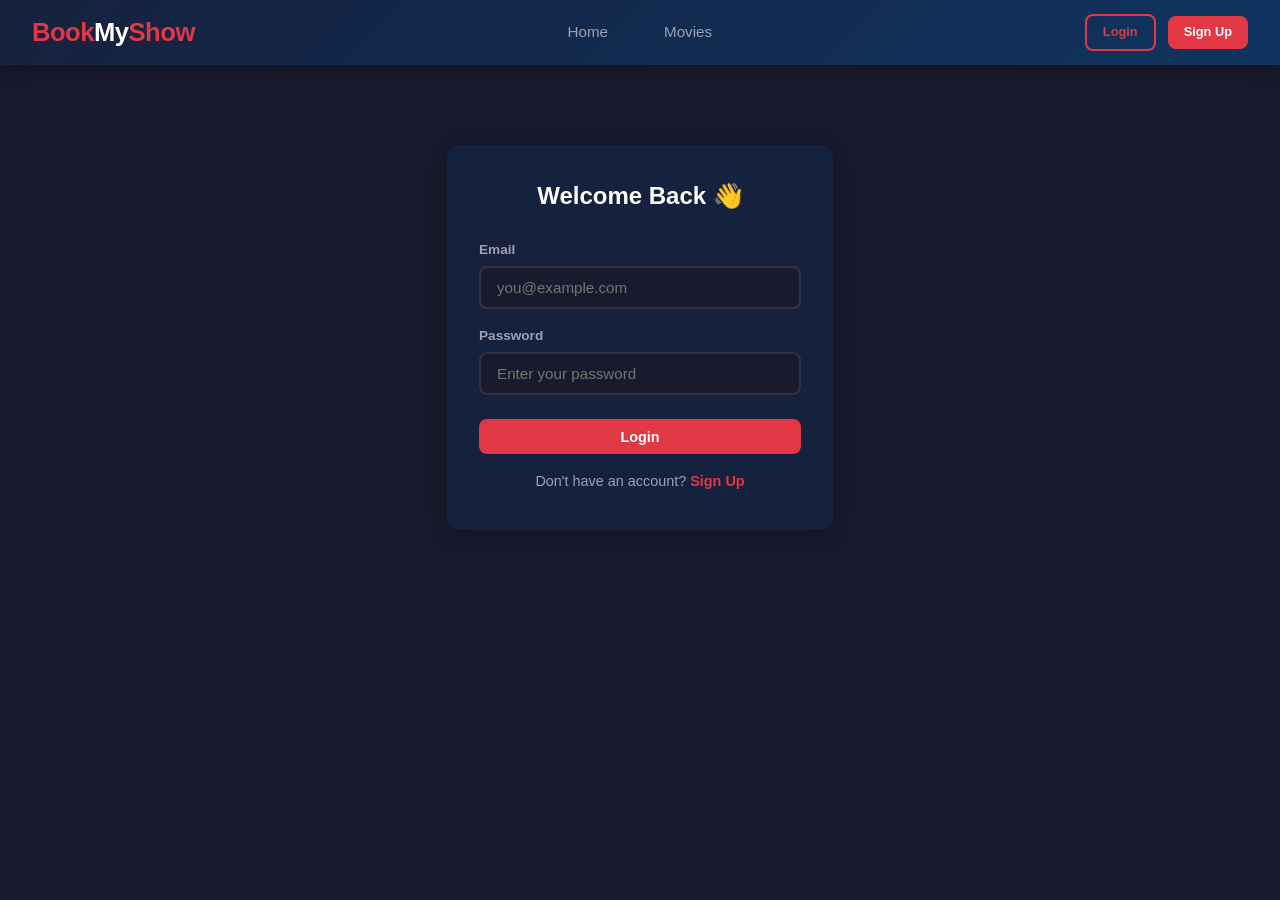
<file: BookMyShow/src/main/resources/static/pages/login.html>
<!DOCTYPE html>
<html lang="en">
<head>
    <meta charset="UTF-8">
    <meta name="viewport" content="width=device-width, initial-scale=1.0">
    <title>Login - BookMyShow</title>
    <link rel="stylesheet" href="../css/style.css">
    <link rel="icon" type="image/png" href="../favicon.png">
</head>
<body>

    <nav class="navbar">
        <a href="../index.html" class="logo">Book<span>My</span>Show</a>
        <div class="nav-links">
            <a href="../index.html">Home</a>
            <a href="movies.html">Movies</a>
        </div>
        <div class="nav-user" id="nav-user"></div>
    </nav>

    <div class="container" style="max-width: 450px; margin-top: 3rem;">
        <div class="card" style="border:none;">
            <div class="card-body" style="padding: 2rem;">
                <h2 style="text-align:center; margin-bottom: 1.5rem; color: var(--white);">Welcome Back 👋</h2>
                <form id="login-form" onsubmit="handleLogin(event)">
                    <div class="form-group">
                        <label>Email</label>
                        <input type="email" id="email" placeholder="you@example.com" required>
                    </div>
                    <div class="form-group">
                        <label>Password</label>
                        <input type="password" id="password" placeholder="Enter your password" required>
                    </div>
                    <button type="submit" class="btn btn-primary btn-block" style="margin-top: 0.5rem;">Login</button>
                </form>
                <p style="text-align: center; margin-top: 1rem; color: var(--text-muted); font-size: 0.9rem;">
                    Don't have an account? <a href="register.html" style="color: var(--primary); font-weight:600;">Sign Up</a>
                </p>
            </div>
        </div>
    </div>

    <script src="../js/api.js"></script>
    <script src="../js/utils.js"></script>
    <script>
        async function handleLogin(e) {
            e.preventDefault();
            const data = {
                email: document.getElementById('email').value,
                password: document.getElementById('password').value
            };
            try {
                const user = await UserAPI.login(data);
                setLoggedInUser(user);
                showToast(`Welcome back, ${user.name}!`, 'success');
                setTimeout(() => window.location.href = '../index.html', 1000);
            } catch (err) {
                showToast(err.message, 'error');
            }
        }
    </script>
</body>
</html>
</file>
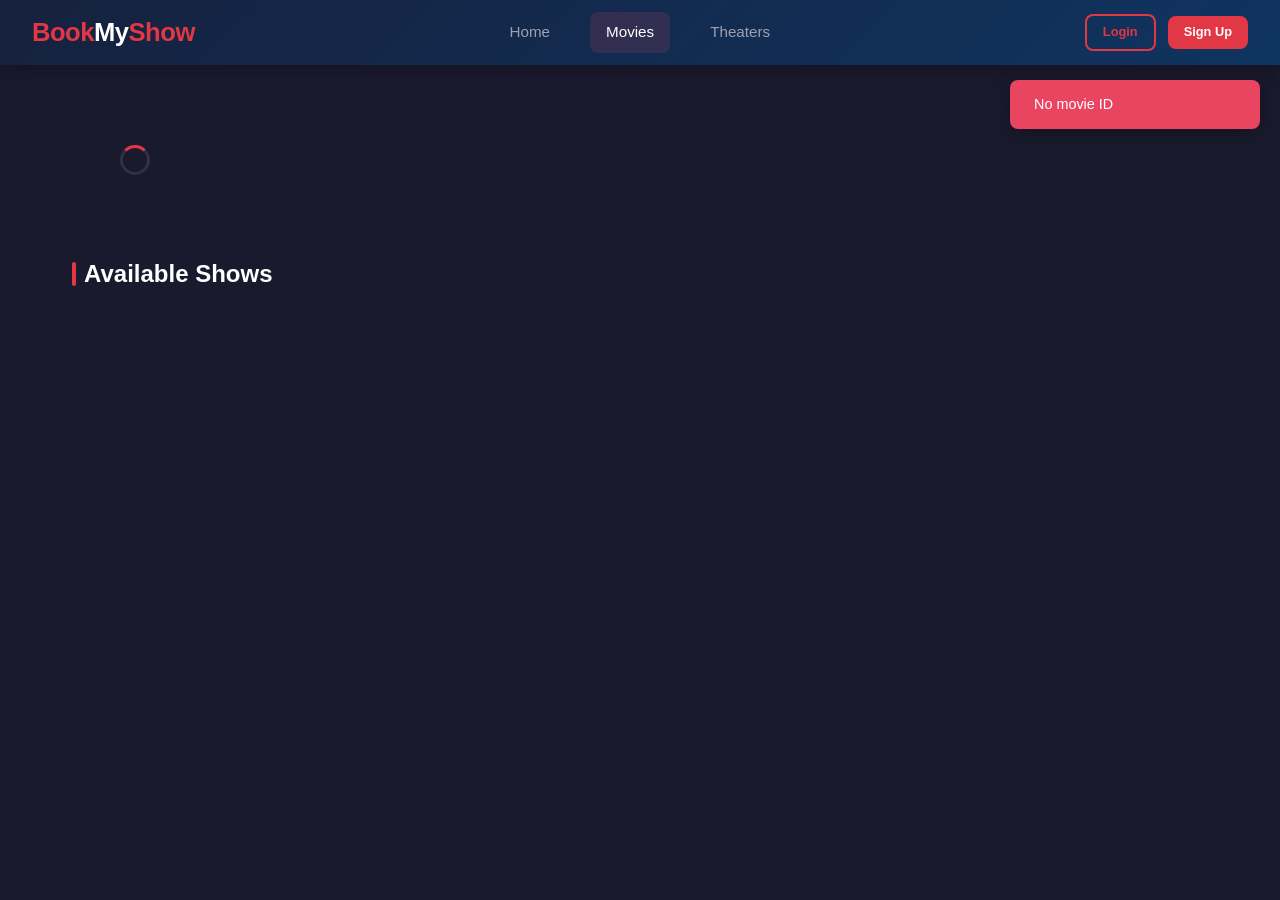
<file: BookMyShow/src/main/resources/static/pages/movie-detail.html>
<!DOCTYPE html>
<html lang="en">
<head>
    <meta charset="UTF-8">
    <meta name="viewport" content="width=device-width, initial-scale=1.0">
    <title>Movie - BookMyShow</title>
    <link rel="stylesheet" href="../css/style.css">
    <link rel="icon" type="image/png" href="../favicon.png">
</head>
<body>

    <nav class="navbar">
        <a href="../index.html" class="logo">Book<span>My</span>Show</a>
        <div class="nav-links">
            <a href="../index.html">Home</a>
            <a href="movies.html" class="active">Movies</a>
            <a href="theaters.html">Theaters</a>
<!--            <a href="bookings.html">My Bookings</a>-->
        </div>
        <div class="nav-user" id="nav-user"></div>
    </nav>

    <div class="container">
        <!-- Movie Info -->
        <div id="movie-detail" style="display:flex; gap:2rem; margin-bottom:2rem; flex-wrap:wrap;">
            <div class="loading-center"><div class="spinner"></div></div>
        </div>

        <!-- Shows -->
        <h2 class="section-title">Available Shows</h2>
        <div id="shows-list" style="display:flex; flex-direction:column; gap:1rem;"></div>
    </div>

    <!-- SEAT SELECTION MODAL -->
    <div class="modal-overlay" id="seat-modal">
        <div class="modal" style="max-width:650px;">
            <button class="modal-close" onclick="closeModal('seat-modal')">&times;</button>
            <h2 id="seat-modal-title">Select Seats</h2>
            <div class="screen-label" style="text-align:center;">SCREEN</div>
            <div style="display:flex; justify-content:center;"><div class="screen-indicator"></div></div>
            <div class="seat-map" id="seat-map"></div>
            <div class="seat-legend">
                <div class="seat-legend-item"><div class="seat-legend-box" style="background:var(--bg-light);border:2px solid rgba(255,255,255,0.15);"></div> Available</div>
                <div class="seat-legend-item"><div class="seat-legend-box" style="background:var(--primary);"></div> Selected</div>
                <div class="seat-legend-item"><div class="seat-legend-box" style="background:rgba(255,255,255,0.05);"></div> Booked</div>
            </div>
            <div class="booking-summary" id="booking-summary" style="margin-top:1.5rem; display:none;">
                <h3>Booking Summary</h3>
                <div id="summary-content"></div>
            </div>
            <button class="btn btn-primary btn-block" style="margin-top:1rem;" id="confirm-btn" onclick="confirmBooking()" disabled>Confirm Booking</button>
        </div>
    </div>

    <script src="../js/api.js"></script>
    <script src="../js/utils.js"></script>
    <script>
        const params = new URLSearchParams(window.location.search);
        const movieId = params.get('id');
        let currentShow = null;
        let selectedSeatIds = [];
        let availableSeats = [];
        let bookedSeatIds = [];

        async function loadMovie() {
            if (!movieId) { showToast('No movie ID', 'error'); return; }
            try {
                const movie = await MovieAPI.getById(movieId);
                document.title = `${movie.title} - BookMyShow`;
                document.getElementById('movie-detail').innerHTML = `
                    <div style="width:220px; height:320px; border-radius:var(--radius); overflow:hidden; flex-shrink:0; display:flex; align-items:center; justify-content:center; font-size:6rem; background:linear-gradient(135deg, #1a1a2e, #16213e);">
                         <img src="${movie.posterUrl || "assets/default-movie.png"}" alt="${movie.title} || 🎬" style="max-width:100%; max-height:100%; border-radius:4px;" />
                    </div>
                    <div style="flex:1; min-width:250px;">
                        <h1 style="font-size:2rem; margin-bottom:0.5rem;">${movie.title}</h1>
                        <div style="display:flex; gap:0.5rem; flex-wrap:wrap; margin-bottom:1rem;">
                            ${movie.genre ? `<span class="badge badge-genre">${movie.genre}</span>` : ''}
                            ${movie.language ? `<span class="badge badge-lang">${movie.language}</span>` : ''}
                            ${movie.rating ? `<span class="badge badge-rating">⭐ ${movie.rating}</span>` : ''}
                            ${movie.durationMinutes ? `<span class="badge" style="background:rgba(255,255,255,0.1);color:var(--text-muted);">⏱ ${movie.durationMinutes} min</span>` : ''}
                        </div>
                        <p style="color:var(--text-muted); line-height:1.8; margin-bottom:1rem;">${movie.description || 'No description available.'}</p>
                        ${movie.releaseDate ? `<p style="color:var(--text-muted); font-size:0.9rem;">📅 Release: ${movie.releaseDate}</p>` : ''}
                    </div>
                `;
                loadShows();
            } catch (e) {
                document.getElementById('movie-detail').innerHTML = '<div class="empty-state"><p>Movie not found</p></div>';
            }
        }

        async function loadShows() {
            showLoading('shows-list');
            try {
                const shows = await ShowAPI.getByMovie(movieId);
                if (shows.length === 0) {
                    showEmpty('shows-list', 'No shows available for this movie');
                    return;
                }
                document.getElementById('shows-list').innerHTML = shows.map(s => `
                    <div class="show-card">
                        <div class="show-info">
                            <h4>🎥 ${s.screen?.theater?.name || 'Theater'} - ${s.screen?.name || 'Screen'}</h4>
                            <p>📅 ${s.showDate} &nbsp; 🕐 ${s.startTime}${s.endTime ? ' - ' + s.endTime : ''}</p>
                            <p style="font-size:0.8rem; color:var(--text-muted);">${s.screen?.theater?.city?.name || ''}</p>
                        </div>
                        <div class="show-meta">
                            <div class="price">₹${s.ticketPrice || 0}</div>
                            <button class="btn btn-sm btn-primary" style="margin-top:0.5rem;" onclick='selectShow(${JSON.stringify(s)})'>Select Seats</button>
                        </div>
                    </div>
                `).join('');
            } catch (e) {
                showEmpty('shows-list', 'Could not load shows');
            }
        }

        async function selectShow(show) {
            const user = getLoggedInUser();
            if (!user) {
                showToast('Please login to book tickets', 'error');
                setTimeout(() => window.location.href = 'login.html', 1000);
                return;
            }
            currentShow = show;
            selectedSeatIds = [];
            document.getElementById('seat-modal-title').textContent = `${show.screen?.name || 'Screen'} — ${show.showDate} ${show.startTime}`;
            openModal('seat-modal');
            showLoading('seat-map');

            try {
                // Get all seats for screen + available seats for show
                const [allSeats, available] = await Promise.all([
                    SeatAPI.getByScreen(show.screen.id),
                    BookingAPI.getAvailableSeats(show.id)
                ]);
                availableSeats = available;
                const availableIds = available.map(s => s.id);

                // Group seats by row
                const rows = {};
                allSeats.forEach(seat => {
                    const r = seat.row || seat.seatNumber?.charAt(0) || '?';
                    if (!rows[r]) rows[r] = [];
                    rows[r].push(seat);
                });

                const mapEl = document.getElementById('seat-map');
                mapEl.innerHTML = '';

                Object.keys(rows).sort().forEach(row => {
                    const rowDiv = document.createElement('div');
                    rowDiv.className = 'seat-row';
                    rowDiv.innerHTML = `<div class="seat-row-label">${row}</div>`;

                    rows[row].sort((a, b) => (a.col || 0) - (b.col || 0)).forEach(seat => {
                        const isAvailable = availableIds.includes(seat.id);
                        const seatDiv = document.createElement('div');
                        let typeClass = '';
                        if (seat.seatType === 'VIP') typeClass = ' vip';
                        else if (seat.seatType === 'PREMIUM') typeClass = ' premium';

                        seatDiv.className = `seat ${isAvailable ? 'available' : 'booked'}${typeClass}`;
                        seatDiv.textContent = seat.col || seat.seatNumber;
                        seatDiv.dataset.id = seat.id;

                        if (isAvailable) {
                            seatDiv.onclick = () => toggleSeat(seatDiv, seat);
                        }
                        rowDiv.appendChild(seatDiv);
                    });
                    mapEl.appendChild(rowDiv);
                });

                updateSummary();
            } catch (e) {
                document.getElementById('seat-map').innerHTML = '<div class="empty-state"><p>Could not load seats</p></div>';
            }
        }

        function toggleSeat(el, seat) {
            const idx = selectedSeatIds.indexOf(seat.id);
            if (idx > -1) {
                selectedSeatIds.splice(idx, 1);
                el.classList.remove('selected');
                el.classList.add('available');
            } else {
                selectedSeatIds.push(seat.id);
                el.classList.remove('available');
                el.classList.add('selected');
            }
            updateSummary();
        }

        function updateSummary() {
            const summaryDiv = document.getElementById('booking-summary');
            const contentDiv = document.getElementById('summary-content');
            const confirmBtn = document.getElementById('confirm-btn');

            if (selectedSeatIds.length === 0) {
                summaryDiv.style.display = 'none';
                confirmBtn.disabled = true;
                return;
            }

            summaryDiv.style.display = 'block';
            confirmBtn.disabled = false;
            const price = currentShow.ticketPrice || 0;
            const total = selectedSeatIds.length * price;
            contentDiv.innerHTML = `
                <div class="summary-row"><span>Seats</span><span>${selectedSeatIds.length} selected</span></div>
                <div class="summary-row"><span>Price per ticket</span><span>₹${price}</span></div>
                <div class="summary-row"><span>Total Amount</span><span>₹${total}</span></div>
            `;
        }

        async function confirmBooking() {
            const user = getLoggedInUser();
            if (!user) { showToast('Please login', 'error'); return; }
            if (selectedSeatIds.length === 0) { showToast('Select at least one seat', 'error'); return; }

            try {
                const booking = await BookingAPI.create({
                    userId: user.id,
                    showId: currentShow.id,
                    seatIds: selectedSeatIds
                });
                showToast('🎉 Booking confirmed!', 'success');
                closeModal('seat-modal');
                setTimeout(() => window.location.href = `bookings.html`, 1500);
            } catch (e) {
                showToast(e.message, 'error');
            }
        }

        loadMovie();
    </script>
</body>
</html>
</file>
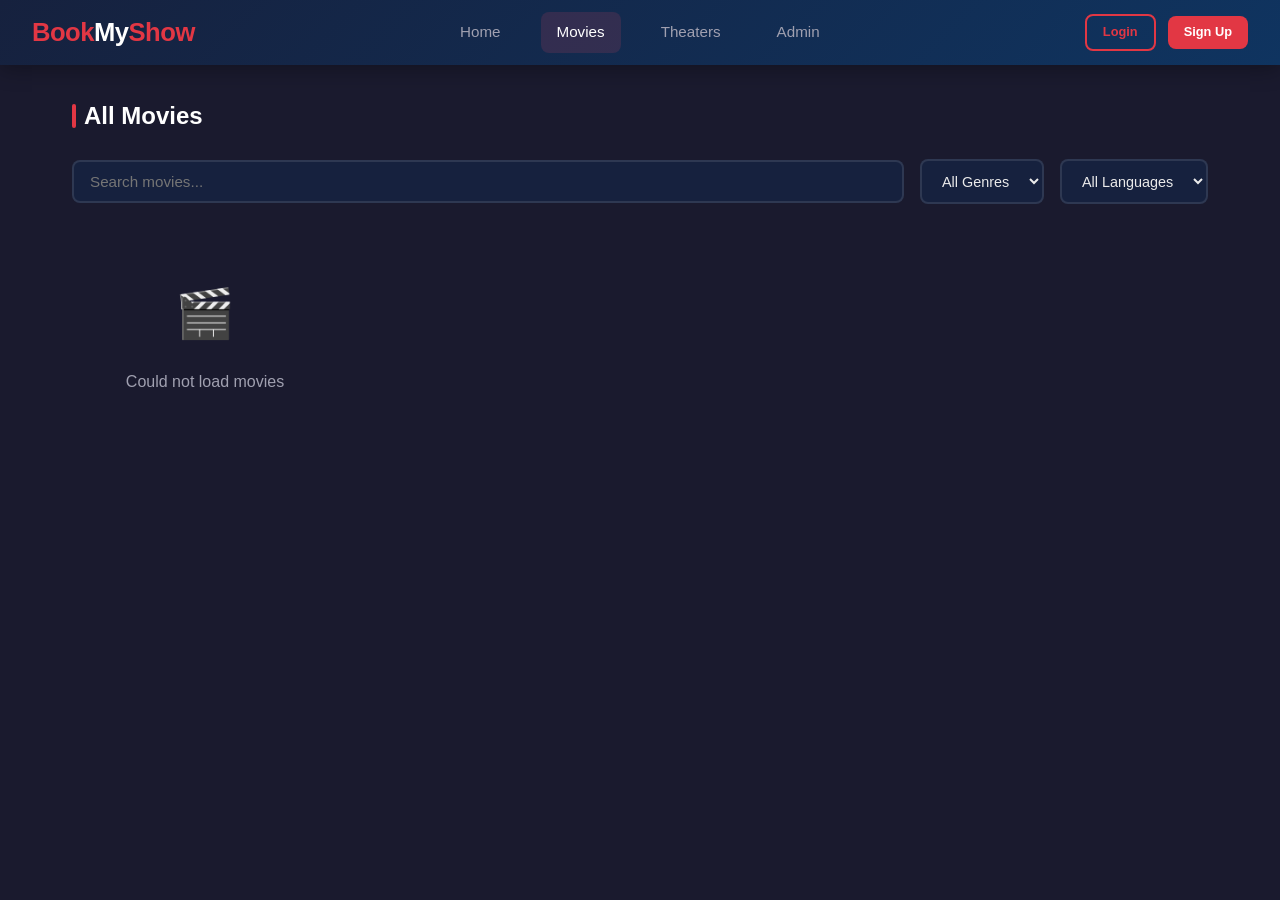
<file: BookMyShow/src/main/resources/static/pages/movies.html>
<!doctype html>
<html lang="en">
  <head>
    <meta charset="UTF-8" />
    <meta name="viewport" content="width=device-width, initial-scale=1.0" />
    <title>Movies - BookMyShow</title>
    <link rel="stylesheet" href="../css/style.css" />
    <link rel="icon" type="image/png" href="../favicon.png">
  </head>
  <body>
    <nav class="navbar">
      <a href="../index.html" class="logo">Book<span>My</span>Show</a>
      <div class="nav-links">
        <a href="../index.html">Home</a>
        <a href="movies.html" class="active">Movies</a>
        <a href="theaters.html">Theaters</a>
<!--        <a href="bookings.html">My Bookings</a>-->
        <a href="admin.html">Admin</a>
      </div>
      <div class="nav-user" id="nav-user"></div>
    </nav>

    <div class="container">
      <h2 class="section-title">All Movies</h2>

      <!-- Filters -->
      <div
        style="
          display: flex;
          gap: 1rem;
          margin-bottom: 1.5rem;
          flex-wrap: wrap;
          align-items: center;
        "
      >
        <input
          type="text"
          id="search"
          placeholder="Search movies..."
          style="
            flex: 1;
            min-width: 200px;
            padding: 0.7rem 1rem;
            border-radius: 8px;
            border: 2px solid rgba(255, 255, 255, 0.1);
            background: var(--bg-card);
            color: var(--text);
            font-size: 0.95rem;
            outline: none;
          "
          oninput="filterMovies()"
        />
        <select
          id="genre-filter"
          onchange="filterMovies()"
          style="
            padding: 0.7rem 1rem;
            border-radius: 8px;
            border: 2px solid rgba(255, 255, 255, 0.1);
            background: var(--bg-card);
            color: var(--text);
            font-size: 0.9rem;
            outline: none;
          "
        >
          <option value="">All Genres</option>
        </select>
        <select
          id="lang-filter"
          onchange="filterMovies()"
          style="
            padding: 0.7rem 1rem;
            border-radius: 8px;
            border: 2px solid rgba(255, 255, 255, 0.1);
            background: var(--bg-card);
            color: var(--text);
            font-size: 0.9rem;
            outline: none;
          "
        >
          <option value="">All Languages</option>
        </select>
      </div>

      <div class="grid grid-4" id="movies-grid"></div>
    </div>

    <script src="../js/api.js"></script>
    <script src="../js/utils.js"></script>
    <script>
      let allMovies = [];

      async function loadMovies() {
        showLoading("movies-grid");
        try {
          allMovies = await MovieAPI.getAll();
          renderMovies(allMovies);
          populateFilters();
        } catch (e) {
          showEmpty("movies-grid", "Could not load movies");
        }
      }

      function populateFilters() {
        const genres = [
          ...new Set(allMovies.map((m) => m.genre).filter(Boolean)),
        ];
        const langs = [
          ...new Set(allMovies.map((m) => m.language).filter(Boolean)),
        ];
        const gf = document.getElementById("genre-filter");
        const lf = document.getElementById("lang-filter");
        genres.forEach(
          (g) => (gf.innerHTML += `<option value="${g}">${g}</option>`),
        );
        langs.forEach(
          (l) => (lf.innerHTML += `<option value="${l}">${l}</option>`),
        );
      }

      function filterMovies() {
        const q = document.getElementById("search").value.toLowerCase();
        const genre = document.getElementById("genre-filter").value;
        const lang = document.getElementById("lang-filter").value;
        let filtered = allMovies;
        if (q)
          filtered = filtered.filter((m) => m.title.toLowerCase().includes(q));
        if (genre) filtered = filtered.filter((m) => m.genre === genre);
        if (lang) filtered = filtered.filter((m) => m.language === lang);
        renderMovies(filtered);
      }

      function renderMovies(movies) {
        const grid = document.getElementById("movies-grid");
        if (movies.length === 0) {
          showEmpty("movies-grid", "No movies found");
          return;
        }
        grid.innerHTML = movies
          .map(
            (m) => `
                <a href="movie-detail.html?id=${m.id}" class="card">
                    <div class="card-img" style="display:flex;align-items:center;justify-content:center;font-size:4rem;background:linear-gradient(135deg, #1a1a2e, #16213e);">
                        <img src="${m.posterUrl || "../assets/default-movie.png"}" alt="${m.title}" style="max-width:100%; max-height:100%; border-radius:4px;" />
                    </div>
                    <div class="card-body">
                        <h3>${m.title}</h3>
                        <p>${m.description || ""}</p>
                        <div style="margin-top:0.5rem; display:flex; gap:0.4rem; flex-wrap:wrap;">
                            ${m.genre ? `<span class="badge badge-genre">${m.genre}</span>` : ""}
                            ${m.language ? `<span class="badge badge-lang">${m.language}</span>` : ""}
                            ${m.rating ? `<span class="badge badge-rating">⭐ ${m.rating}</span>` : ""}
                        </div>
                    </div>
                    <div class="card-footer">
                        <span style="font-size:0.8rem;color:var(--text-muted);">${m.durationMinutes ? m.durationMinutes + " min" : ""}</span>
                        <span class="btn btn-sm btn-primary">Book Now</span>
                    </div>
                </a>
            `,
          )
          .join("");
      }

      loadMovies();
    </script>
  </body>
</html>
</file>
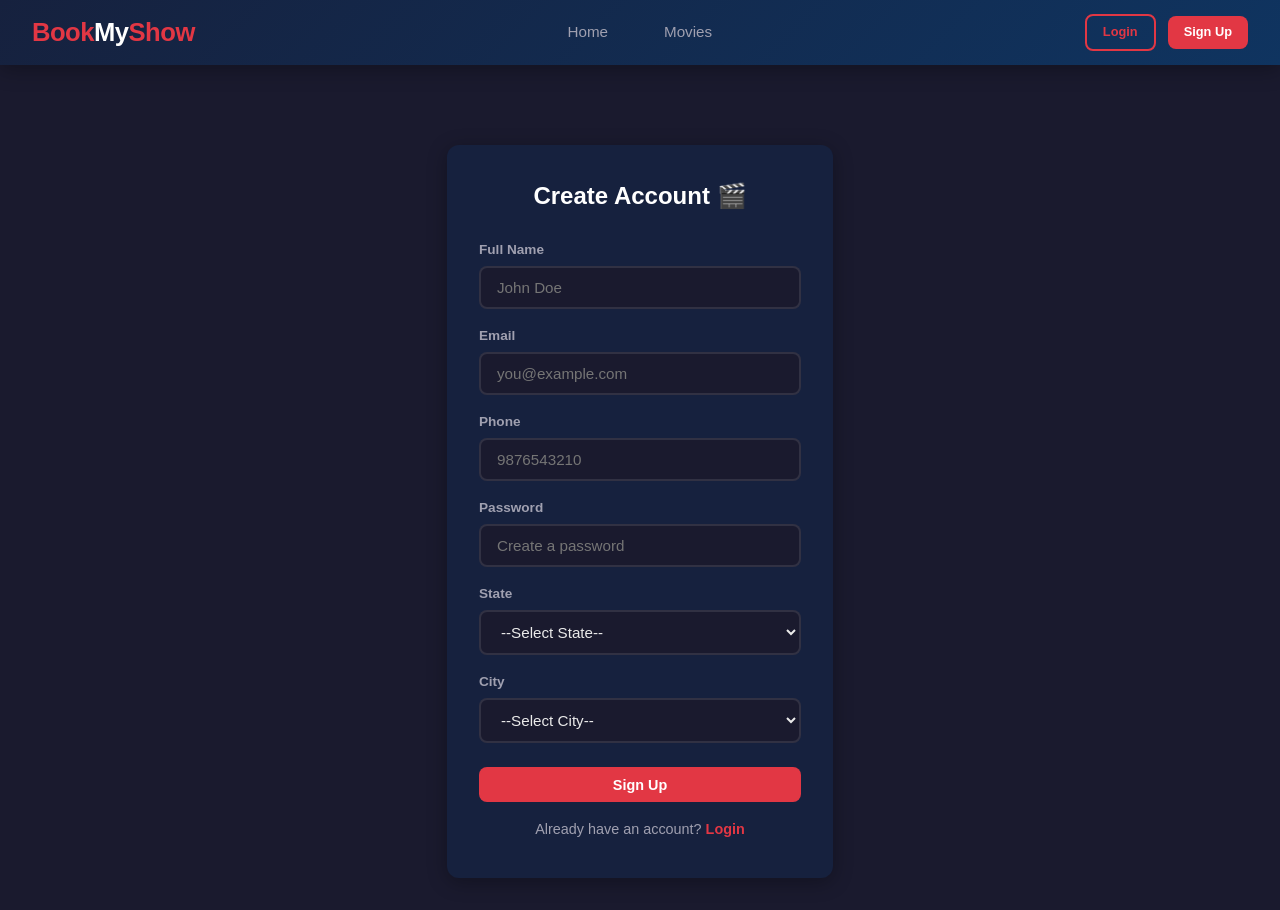
<file: BookMyShow/src/main/resources/static/pages/register.html>
<!DOCTYPE html>
<html lang="en">
<head>
    <meta charset="UTF-8">
    <meta name="viewport" content="width=device-width, initial-scale=1.0">
    <title>Register - BookMyShow</title>
    <link rel="stylesheet" href="../css/style.css">
    <link rel="icon" type="image/png" href="../favicon.png">
</head>
<body>

    <nav class="navbar">
        <a href="../index.html" class="logo">Book<span>My</span>Show</a>
        <div class="nav-links">
            <a href="../index.html">Home</a>
            <a href="movies.html">Movies</a>
        </div>
        <div class="nav-user" id="nav-user"></div>
    </nav>

    <div class="container" style="max-width: 450px; margin-top: 3rem;">
        <div class="card" style="border:none;">
            <div class="card-body" style="padding: 2rem;">
                <h2 style="text-align:center; margin-bottom: 1.5rem; color: var(--white);">Create Account 🎬</h2>
                <form id="register-form" onsubmit="handleRegister(event)">
                    <div class="form-group">
                        <label>Full Name</label>
                        <input type="text" id="name" placeholder="John Doe" required>
                    </div>
                    <div class="form-group">
                        <label>Email</label>
                        <input type="email" id="email" placeholder="you@example.com" required>
                    </div>
                    <div class="form-group">
                        <label>Phone</label>
                        <input type="tel" id="phone" placeholder="9876543210">
                    </div>
                    <div class="form-group">
                        <label>Password</label>
                        <input type="password" id="password" placeholder="Create a password" required>
                    </div>
                    <div class="form-group">
                        <label>State</label>
                        <select id="state-drop-down" required>
                            <option value="--Select State--">--Select State--</option>
                            <option value="Andaman and Nicobar Islands">Andaman and Nicobar Islands</option>
                            <option value="Andhra Pradesh">Andhra Pradesh</option>
                            <option value="Arunachal Pradesh">Arunachal Pradesh</option>
                            <option value="Assam">Assam</option>
                            <option value="Bihar">Bihar</option>
                            <option value="Chandigarh">Chandigarh</option>
                            <option value="Chhattisgarh">Chhattisgarh</option>
                            <option value="Dadra and Nagar Haveli and Daman and Diu">Dadra and Nagar Haveli and Daman and Diu</option>
                            <option value="Delhi">Delhi</option>
                            <option value="Goa">Goa</option>
                            <option value="Gujarat">Gujarat</option>
                            <option value="Haryana">Haryana</option>
                            <option value="Himachal Pradesh">Himachal Pradesh</option>
                            <option value="Jammu and Kashmir">Jammu and Kashmir</option>
                            <option value="Jharkhand">Jharkhand</option>
                            <option value="Karnataka">Karnataka</option>
                            <option value="Kerala">Kerala</option>
                            <option value="Ladakh">Ladakh</option>
                            <option value="Lakshadweep">Lakshadweep</option>
                            <option value="Madhya Pradesh">Madhya Pradesh</option>
                            <option value="Maharashtra">Maharashtra</option>
                            <option value="Manipur">Manipur</option>
                            <option value="Meghalaya">Meghalaya</option>
                            <option value="Mizoram">Mizoram</option>
                            <option value="Nagaland">Nagaland</option>
                            <option value="Odisha">Odisha</option>
                            <option value="Puducherry">Puducherry</option>
                            <option value="Punjab">Punjab</option>
                            <option value="Rajasthan">Rajasthan</option>
                            <option value="Sikkim">Sikkim</option>
                            <option value="Tamil Nadu">Tamil Nadu</option>
                            <option value="Telangana">Telangana</option>
                            <option value="Tripura">Tripura</option>
                            <option value="Uttar Pradesh">Uttar Pradesh</option>
                            <option value="Uttarakhand">Uttarakhand</option>
                            <option value="West Bengal">West Bengal</option>
                        </select>
                    </div>
                    <div class="form-group">
                        <label>City</label>
                        <select id="city-drop-down" required>
                            <option value="--Select City--">--Select City--</option>
                        </select>
                    </div>
                    <button type="submit" class="btn btn-primary btn-block" style="margin-top: 0.5rem;">Sign Up</button>
                </form>
                <p style="text-align: center; margin-top: 1rem; color: var(--text-muted); font-size: 0.9rem;">
                    Already have an account? <a href="login.html" style="color: var(--primary); font-weight:600;">Login</a>
                </p>
            </div>
        </div>
    </div>

    <script src="../js/api.js"></script>
    <script src="../js/utils.js"></script>
    <script>
        const stateSelect = document.getElementById('state-drop-down');
        const citySelect = document.getElementById('city-drop-down');

        stateSelect.addEventListener('change', function() {
            const selectedState = this.value;
            citySelect.innerHTML = '<option value="--Select City--">--Select City--</option>';
            if (selectedState !== "--Select State--") {
                loadCities(selectedState);
            }
        });

        async function loadCities(stateName){
            try {
                const cities = await CityAPI.getByState(stateName);
                const opts = '<option value="--Select City--">--Select City--</option>' +
                    cities.map(c => `<option value="${c.name}">${c.name}</option>`).join('');
                citySelect.innerHTML = opts;
            } catch (err) {
                showToast(err.message, 'error');
            }
        }

         async function handleRegister(e) {
            e.preventDefault();
            try {
                if (stateSelect.value === "--Select State--") {
                    throw new Error('Please select a state');
                }

                if (!citySelect.value || citySelect.value === "--Select City--") {
                    throw new Error('Please select a city');
                }

                const data = {
                    name: document.getElementById('name').value,
                    email: document.getElementById('email').value,
                    phone: document.getElementById('phone').value,
                    password: document.getElementById('password').value,
                    city: citySelect.value
                };

                const user = await UserAPI.register(data);

                setLoggedInUser(user);
                showToast('Account created successfully!', 'success');

                setTimeout(() => {
                    window.location.href = '../index.html';
                }, 1000);

            } catch (err) {
                showToast(err.message, 'error');
            }
        }
    </script>
</body>
</html>
</file>
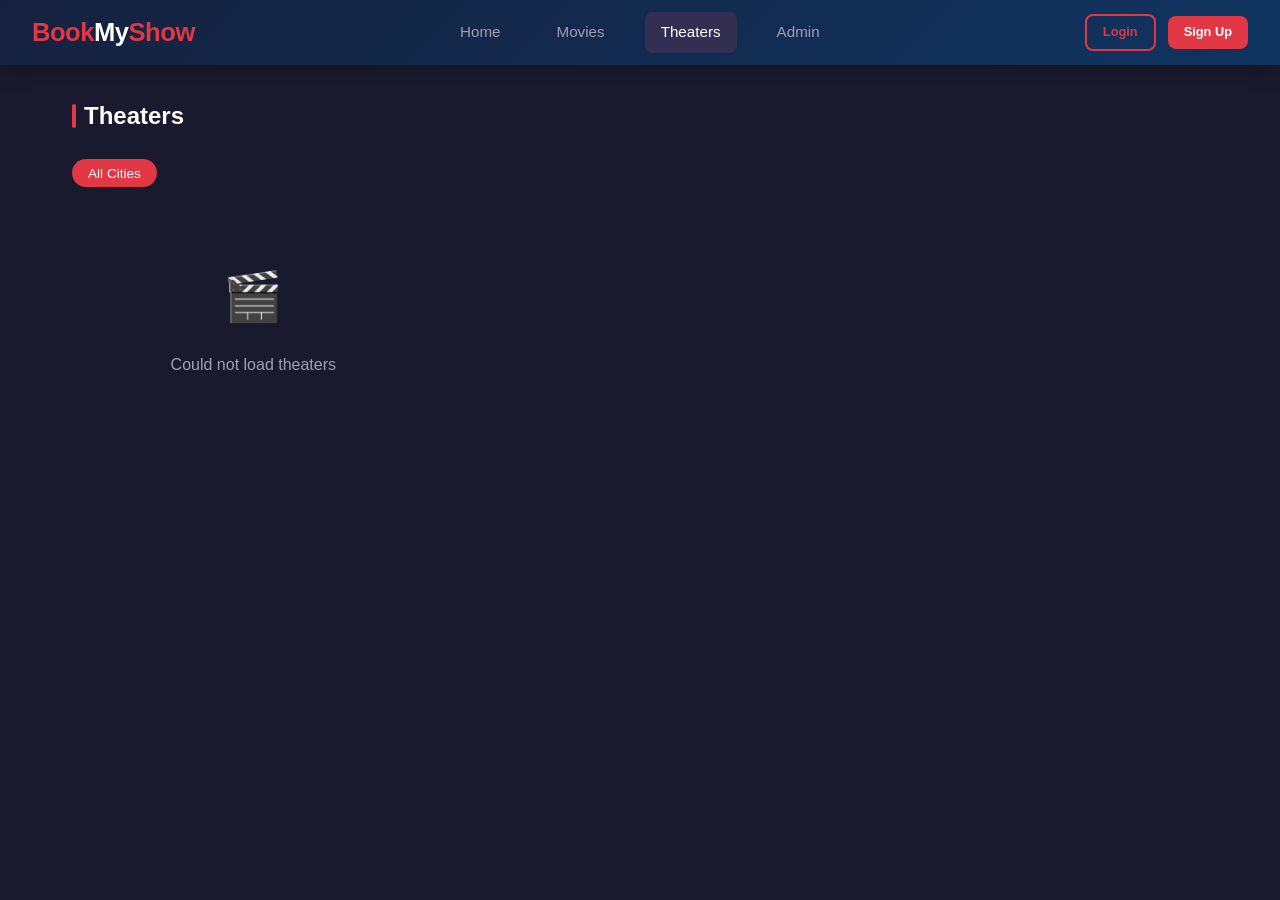
<file: BookMyShow/src/main/resources/static/pages/theaters.html>
<!DOCTYPE html>
<html lang="en">
<head>
    <meta charset="UTF-8">
    <meta name="viewport" content="width=device-width, initial-scale=1.0">
    <title>Theaters - BookMyShow</title>
    <link rel="stylesheet" href="../css/style.css">
    <link rel="icon" type="image/png" href="../favicon.png">
</head>
<body>

    <nav class="navbar">
        <a href="../index.html" class="logo">Book<span>My</span>Show</a>
        <div class="nav-links">
            <a href="../index.html">Home</a>
            <a href="movies.html">Movies</a>
            <a href="theaters.html" class="active">Theaters</a>
<!--            <a href="bookings.html">My Bookings</a>-->
            <a href="admin.html">Admin</a>
        </div>
        <div class="nav-user" id="nav-user"></div>
    </nav>

    <div class="container">
        <h2 class="section-title">Theaters</h2>

        <!-- City filter -->
        <div class="city-bar" id="city-bar" style="background:transparent; padding:0; margin-bottom:1.5rem; border:none;">
            <button class="city-chip active" onclick="loadTheaters(); activateChip(this)">All Cities</button>
        </div>

        <div class="grid grid-3" id="theaters-grid"></div>
    </div>

    <script src="../js/api.js"></script>
    <script src="../js/utils.js"></script>
    <script>
        async function loadCities() {
            try {
                const cities = await CityAPI.getAll();
                const bar = document.getElementById('city-bar');
                cities.forEach(city => {
                    const chip = document.createElement('button');
                    chip.className = 'city-chip';
                    chip.textContent = city.name;
                    chip.onclick = () => {
                        activateChip(chip);
                        loadTheatersByCity(city.id);
                    };
                    bar.appendChild(chip);
                });
            } catch (e) { console.log('No cities'); }
        }

        function activateChip(el) {
            document.querySelectorAll('.city-chip').forEach(c => c.classList.remove('active'));
            el.classList.add('active');
        }

        async function loadTheaters() {
            showLoading('theaters-grid');
            try {
                const theaters = await TheaterAPI.getAll();
                renderTheaters(theaters);
            } catch (e) {
                showEmpty('theaters-grid', 'Could not load theaters');
            }
        }

        async function loadTheatersByCity(cityId) {
            showLoading('theaters-grid');
            try {
                const theaters = await TheaterAPI.getByCity(cityId);
                renderTheaters(theaters);
            } catch (e) {
                showEmpty('theaters-grid', 'No theaters in this city');
            }
        }

        function renderTheaters(theaters) {
            const grid = document.getElementById('theaters-grid');
            if (theaters.length === 0) { showEmpty('theaters-grid', 'No theaters found'); return; }
            grid.innerHTML = theaters.map(t => `
                <div class="card">
                    <div class="card-body">
                        <h3>🏛️ ${t.name}</h3>
                        <p>📍 ${t.address || 'N/A'}</p>
                        <p>🌆 ${t.city?.name || ''}, ${t.city?.state || ''}</p>
                    </div>
                    <div class="card-footer">
                        <button class="btn btn-sm btn-outline" onclick="viewScreens(${t.id}, '${t.name}')">View Screens</button>
                    </div>
                </div>
            `).join('');
        }

        async function viewScreens(theaterId, theaterName) {
            try {
                const screens = await ScreenAPI.getByTheater(theaterId);
                if (screens.length === 0) { showToast('No screens found', 'info'); return; }
                let msg = `${theaterName} Screens:\n`;
                screens.forEach(s => msg += `\n• ${s.name} (${s.totalSeats || '?'} seats)`);
                alert(msg);
            } catch (e) {
                showToast('Could not load screens', 'error');
            }
        }

        loadCities();
        loadTheaters();
    </script>
</body>
</html>
</file>
<file: BookMyShow/src/main/resources/static/css/style.css>
/* ===== RESET & BASE ===== */
*, *::before, *::after { margin: 0; padding: 0; box-sizing: border-box; }

:root {
    --primary: #e23744;
    --primary-dark: #c1293a;
    --bg-dark: #1a1a2e;
    --bg-card: #16213e;
    --bg-light: #0f3460;
    --text: #eaeaea;
    --text-muted: #a0a0b0;
    --accent: #e94560;
    --success: #2ecc71;
    --warning: #f39c12;
    --white: #ffffff;
    --shadow: 0 4px 20px rgba(0,0,0,0.3);
    --radius: 12px;
    --transition: all 0.3s ease;
}

body {
    font-family: 'Segoe UI', Tahoma, Geneva, Verdana, sans-serif;
    background: var(--bg-dark);
    color: var(--text);
    min-height: 100vh;
    line-height: 1.6;
}

a { text-decoration: none; color: inherit; }
ul { list-style: none; }
img { max-width: 100%; display: block; }

/* ===== NAVBAR ===== */
.navbar {
    background: linear-gradient(135deg, var(--bg-card), var(--bg-light));
    padding: 0 2rem;
    display: flex;
    align-items: center;
    justify-content: space-between;
    height: 65px;
    position: sticky;
    top: 0;
    z-index: 1000;
    box-shadow: var(--shadow);
}

.navbar .logo {
    font-size: 1.6rem;
    font-weight: 800;
    color: var(--primary);
    letter-spacing: -0.5px;
}

.navbar .logo span {
    color: var(--white);
}

.nav-links {
    display: flex;
    gap: 1.5rem;
    align-items: center;
}

.nav-links a {
    color: var(--text-muted);
    font-weight: 500;
    padding: 0.5rem 1rem;
    border-radius: 8px;
    transition: var(--transition);
    font-size: 0.95rem;
}

.nav-links a:hover, .nav-links a.active {
    color: var(--white);
    background: rgba(233, 69, 96, 0.15);
}

.nav-user {
    display: flex;
    align-items: center;
    gap: 0.75rem;
}

.btn {
    padding: 0.6rem 1.5rem;
    border: none;
    border-radius: 8px;
    font-size: 0.9rem;
    font-weight: 600;
    cursor: pointer;
    transition: var(--transition);
    display: inline-flex;
    align-items: center;
    gap: 0.4rem;
}

.btn-primary {
    background: var(--primary);
    color: var(--white);
}

.btn-primary:hover {
    background: var(--primary-dark);
    transform: translateY(-1px);
}

.btn-outline {
    background: transparent;
    color: var(--primary);
    border: 2px solid var(--primary);
}

.btn-outline:hover {
    background: var(--primary);
    color: var(--white);
}

.btn-success {
    background: var(--success);
    color: var(--white);
}

.btn-success:hover {
    background: #27ae60;
}

.btn-danger {
    background: var(--accent);
    color: var(--white);
}

.btn-danger:hover {
    background: #d63851;
}

.btn-sm {
    padding: 0.4rem 1rem;
    font-size: 0.8rem;
}

.btn-block {
    width: 100%;
    justify-content: center;
}

/* ===== HERO ===== */
.hero {
    background: linear-gradient(135deg, var(--bg-dark) 0%, var(--bg-light) 50%, var(--bg-dark) 100%);
    padding: 4rem 2rem;
    text-align: center;
}

.hero h1 {
    font-size: 2.8rem;
    font-weight: 800;
    margin-bottom: 0.5rem;
}

.hero h1 span {
    color: var(--primary);
}

.hero p {
    color: var(--text-muted);
    font-size: 1.1rem;
    max-width: 600px;
    margin: 0 auto 2rem;
}

.search-bar {
    max-width: 500px;
    margin: 0 auto;
    display: flex;
    gap: 0.5rem;
}

.search-bar input {
    flex: 1;
    padding: 0.8rem 1.2rem;
    border-radius: 8px;
    border: 2px solid var(--bg-light);
    background: var(--bg-card);
    color: var(--text);
    font-size: 1rem;
    outline: none;
    transition: var(--transition);
}

.search-bar input:focus {
    border-color: var(--primary);
}

/* ===== CONTAINER ===== */
.container {
    max-width: 1200px;
    margin: 0 auto;
    padding: 2rem;
}

.section-title {
    font-size: 1.5rem;
    font-weight: 700;
    margin-bottom: 1.5rem;
    color: var(--white);
    display: flex;
    align-items: center;
    gap: 0.5rem;
}

.section-title::before {
    content: '';
    width: 4px;
    height: 24px;
    background: var(--primary);
    border-radius: 2px;
}

/* ===== GRID ===== */
.grid {
    display: grid;
    gap: 1.5rem;
}

.grid-2 { grid-template-columns: repeat(auto-fill, minmax(300px, 1fr)); }
.grid-3 { grid-template-columns: repeat(auto-fill, minmax(280px, 1fr)); }
.grid-4 { grid-template-columns: repeat(auto-fill, minmax(220px, 1fr)); }

/* ===== CARD ===== */
.card {
    background: var(--bg-card);
    border-radius: var(--radius);
    overflow: hidden;
    box-shadow: var(--shadow);
    transition: var(--transition);
    border: 1px solid rgba(255,255,255,0.05);
}

.card:hover {
    transform: translateY(-4px);
    border-color: rgba(233, 69, 96, 0.3);
}

.card-img {
    width: 100%;
    height: 320px;
    object-fit: cover;
    background: var(--bg-light);
}

.card-body {
    padding: 1.2rem;
}

.card-body h3 {
    font-size: 1.1rem;
    font-weight: 700;
    margin-bottom: 0.3rem;
    color: var(--white);
}

.card-body p {
    font-size: 0.85rem;
    color: var(--text-muted);
    margin-bottom: 0.3rem;
}

.card-footer {
    padding: 0.8rem 1.2rem;
    border-top: 1px solid rgba(255,255,255,0.05);
    display: flex;
    justify-content: space-between;
    align-items: center;
}

/* ===== BADGE ===== */
.badge {
    display: inline-block;
    padding: 0.2rem 0.7rem;
    border-radius: 20px;
    font-size: 0.75rem;
    font-weight: 600;
}

.badge-genre {
    background: rgba(233, 69, 96, 0.2);
    color: var(--accent);
}

.badge-lang {
    background: rgba(46, 204, 113, 0.2);
    color: var(--success);
}

.badge-rating {
    background: rgba(243, 156, 18, 0.2);
    color: var(--warning);
}

/* ===== MODAL ===== */
.modal-overlay {
    display: none;
    position: fixed;
    inset: 0;
    background: rgba(0,0,0,0.7);
    z-index: 2000;
    justify-content: center;
    align-items: center;
    backdrop-filter: blur(4px);
}

.modal-overlay.active {
    display: flex;
}

.modal {
    background: var(--bg-card);
    border-radius: var(--radius);
    padding: 2rem;
    width: 90%;
    max-width: 500px;
    max-height: 85vh;
    overflow-y: auto;
    box-shadow: var(--shadow);
    position: relative;
}

.modal h2 {
    font-size: 1.4rem;
    margin-bottom: 1.5rem;
    color: var(--white);
}

.modal-close {
    position: absolute;
    top: 1rem;
    right: 1rem;
    background: none;
    border: none;
    color: var(--text-muted);
    font-size: 1.5rem;
    cursor: pointer;
    transition: var(--transition);
}

.modal-close:hover { color: var(--primary); }

/* ===== FORM ===== */
.form-group {
    margin-bottom: 1rem;
}

.form-group label {
    display: block;
    font-size: 0.85rem;
    font-weight: 600;
    color: var(--text-muted);
    margin-bottom: 0.3rem;
}

.form-group input,
.form-group select,
.form-group textarea {
    width: 100%;
    padding: 0.7rem 1rem;
    border-radius: 8px;
    border: 2px solid rgba(255,255,255,0.1);
    background: var(--bg-dark);
    color: var(--text);
    font-size: 0.95rem;
    outline: none;
    transition: var(--transition);
}

.form-group input:focus,
.form-group select:focus {
    border-color: var(--primary);
}

/* ===== SEAT MAP ===== */
.seat-map {
    display: flex;
    flex-direction: column;
    align-items: center;
    gap: 0.5rem;
    margin: 1.5rem 0;
}

.seat-row {
    display: flex;
    gap: 0.5rem;
    align-items: center;
}

.seat-row-label {
    width: 24px;
    font-size: 0.8rem;
    font-weight: 700;
    color: var(--text-muted);
    text-align: center;
}

.seat {
    width: 36px;
    height: 36px;
    border-radius: 6px 6px 10px 10px;
    display: flex;
    align-items: center;
    justify-content: center;
    font-size: 0.65rem;
    font-weight: 700;
    cursor: pointer;
    transition: var(--transition);
    border: 2px solid transparent;
}

.seat.available {
    background: var(--bg-light);
    color: var(--text-muted);
    border-color: rgba(255,255,255,0.15);
}

.seat.available:hover {
    background: rgba(233, 69, 96, 0.3);
    border-color: var(--primary);
}

.seat.selected {
    background: var(--primary);
    color: var(--white);
    border-color: var(--primary);
}

.seat.booked {
    background: rgba(255,255,255,0.05);
    color: rgba(255,255,255,0.2);
    cursor: not-allowed;
    border-color: rgba(255,255,255,0.05);
}

.seat.vip { border-bottom: 3px solid var(--warning); }
.seat.premium { border-bottom: 3px solid var(--success); }

.screen-indicator {
    width: 60%;
    max-width: 300px;
    height: 6px;
    background: linear-gradient(to right, transparent, var(--text-muted), transparent);
    border-radius: 50%;
    margin-bottom: 1rem;
}

.screen-label {
    font-size: 0.75rem;
    color: var(--text-muted);
    letter-spacing: 3px;
    text-transform: uppercase;
    margin-bottom: 0.3rem;
}

.seat-legend {
    display: flex;
    gap: 1.5rem;
    justify-content: center;
    margin-top: 1rem;
    flex-wrap: wrap;
}

.seat-legend-item {
    display: flex;
    align-items: center;
    gap: 0.4rem;
    font-size: 0.8rem;
    color: var(--text-muted);
}

.seat-legend-box {
    width: 18px;
    height: 18px;
    border-radius: 4px;
}

/* ===== TABLE ===== */
.data-table {
    width: 100%;
    border-collapse: collapse;
    margin-top: 1rem;
}

.data-table th, .data-table td {
    padding: 0.8rem 1rem;
    text-align: left;
    border-bottom: 1px solid rgba(255,255,255,0.05);
    font-size: 0.9rem;
}

.data-table th {
    background: var(--bg-light);
    color: var(--text-muted);
    font-weight: 600;
    text-transform: uppercase;
    font-size: 0.8rem;
    letter-spacing: 0.5px;
}

.data-table tr:hover {
    background: rgba(255,255,255,0.02);
}

/* ===== SHOW LIST ===== */
.show-card {
    background: var(--bg-card);
    border-radius: var(--radius);
    padding: 1.2rem;
    display: flex;
    justify-content: space-between;
    align-items: center;
    border: 1px solid rgba(255,255,255,0.05);
    transition: var(--transition);
}

.show-card:hover {
    border-color: rgba(233, 69, 96, 0.3);
}

.show-info h4 {
    color: var(--white);
    margin-bottom: 0.2rem;
}

.show-info p {
    color: var(--text-muted);
    font-size: 0.85rem;
}

.show-meta {
    text-align: right;
}

.show-meta .price {
    font-size: 1.2rem;
    font-weight: 700;
    color: var(--success);
}

/* ===== BOOKING SUMMARY ===== */
.booking-summary {
    background: var(--bg-card);
    border-radius: var(--radius);
    padding: 1.5rem;
    border: 1px solid rgba(255,255,255,0.05);
}

.booking-summary h3 {
    margin-bottom: 1rem;
    color: var(--white);
}

.summary-row {
    display: flex;
    justify-content: space-between;
    padding: 0.5rem 0;
    font-size: 0.9rem;
    border-bottom: 1px solid rgba(255,255,255,0.05);
}

.summary-row:last-child {
    border-bottom: none;
    font-weight: 700;
    font-size: 1.1rem;
    color: var(--success);
    padding-top: 0.8rem;
}

/* ===== TABS ===== */
.tabs {
    display: flex;
    gap: 0.5rem;
    margin-bottom: 1.5rem;
    border-bottom: 2px solid rgba(255,255,255,0.05);
    padding-bottom: 0;
}

.tab {
    padding: 0.7rem 1.5rem;
    font-size: 0.9rem;
    font-weight: 600;
    color: var(--text-muted);
    cursor: pointer;
    border-bottom: 3px solid transparent;
    transition: var(--transition);
    background: none;
    border-top: none;
    border-left: none;
    border-right: none;
}

.tab:hover { color: var(--white); }

.tab.active {
    color: var(--primary);
    border-bottom-color: var(--primary);
}

/* ===== CITY SELECTOR ===== */
.city-bar {
    background: var(--bg-card);
    padding: 0.8rem 2rem;
    display: flex;
    align-items: center;
    gap: 1rem;
    border-bottom: 1px solid rgba(255,255,255,0.05);
    overflow-x: auto;
}

.city-chip {
    padding: 0.4rem 1rem;
    border-radius: 20px;
    font-size: 0.85rem;
    font-weight: 500;
    cursor: pointer;
    background: var(--bg-dark);
    color: var(--text-muted);
    white-space: nowrap;
    transition: var(--transition);
    border: none;
}

.city-chip:hover, .city-chip.active {
    background: var(--primary);
    color: var(--white);
}

/* ===== TOAST ===== */
.toast-container {
    position: fixed;
    top: 80px;
    right: 20px;
    z-index: 3000;
    display: flex;
    flex-direction: column;
    gap: 0.5rem;
}

.toast {
    padding: 0.8rem 1.5rem;
    border-radius: 8px;
    font-size: 0.9rem;
    font-weight: 500;
    color: var(--white);
    box-shadow: var(--shadow);
    animation: slideIn 0.3s ease, fadeOut 0.3s ease 2.7s;
    min-width: 250px;
}

.toast-success { background: var(--success); }
.toast-error { background: var(--accent); }
.toast-info { background: var(--bg-light); }

@keyframes slideIn {
    from { transform: translateX(100%); opacity: 0; }
    to { transform: translateX(0); opacity: 1; }
}

@keyframes fadeOut {
    to { opacity: 0; transform: translateX(100%); }
}

/* ===== LOADING ===== */
.spinner {
    display: inline-block;
    width: 30px;
    height: 30px;
    border: 3px solid rgba(255,255,255,0.1);
    border-top-color: var(--primary);
    border-radius: 50%;
    animation: spin 0.8s linear infinite;
}

@keyframes spin {
    to { transform: rotate(360deg); }
}

.loading-center {
    display: flex;
    justify-content: center;
    padding: 3rem;
}

/* ===== EMPTY STATE ===== */
.empty-state {
    text-align: center;
    padding: 3rem;
    color: var(--text-muted);
}

.empty-state .icon {
    font-size: 3rem;
    margin-bottom: 1rem;
}

/* ===== RESPONSIVE ===== */
@media (max-width: 992px) {
    .grid-4 { grid-template-columns: repeat(auto-fill, minmax(200px, 1fr)); }
}

@media (max-width: 768px) {
    .navbar { 
        padding: 1rem; 
        height: auto; 
        flex-wrap: wrap; 
        gap: 1rem; 
        justify-content: space-between; 
    }
    .nav-links { 
        flex-wrap: wrap; 
        justify-content: center; 
        width: 100%; 
        order: 3; 
    }
    .nav-user { 
        order: 2; 
    }

    .hero { padding: 2.5rem 1rem; }
    .hero h1 { font-size: 2.2rem; }
    .search-bar { flex-direction: column; }
    .search-bar input { width: 100%; }
    
    .container { padding: 1rem; }
    .grid-2, .grid-3, .grid-4 { grid-template-columns: repeat(auto-fill, minmax(180px, 1fr)); }
    
    .show-card { flex-direction: column; gap: 1rem; text-align: center; }
    .show-meta { text-align: center; width: 100%; }
    .show-meta .btn { width: 100%; }

    .data-table { display: block; overflow-x: auto; white-space: nowrap; }
    
    #movie-detail { flex-direction: column; align-items: center; text-align: center; }
    #movie-detail > div:first-child { width: 100% !important; max-width: 250px; height: auto !important; aspect-ratio: 2/3; }
    #movie-detail > div:last-child { min-width: 100% !important; }

    /* Seat Map */
    .seat-map { overflow-x: auto; padding-bottom: 1rem; width: 100%; align-items: flex-start; }
    .seat { width: 28px; height: 28px; font-size: 0.6rem; }
    
    .modal { padding: 1.5rem 1rem; }
}

@media (max-width: 480px) {
    .navbar { flex-direction: column; align-items: center; text-align: center; }
    .nav-user { margin-top: 0.5rem; }
    
    .grid-2, .grid-3, .grid-4 { grid-template-columns: 1fr; }
    
    .hero h1 { font-size: 1.8rem; }
    .hero p { font-size: 0.95rem; }
    
    .seat { width: 22px; height: 22px; font-size: 0.5rem; border-radius: 4px 4px 6px 6px; border-width: 1px; }
    .seat-row-label { width: 16px; font-size: 0.7rem; }
    .seat-row { gap: 0.25rem; }
    .seat-map { gap: 0.25rem; }
    .seat-legend { flex-direction: column; gap: 0.5rem; align-items: flex-start; }
}
</file>
